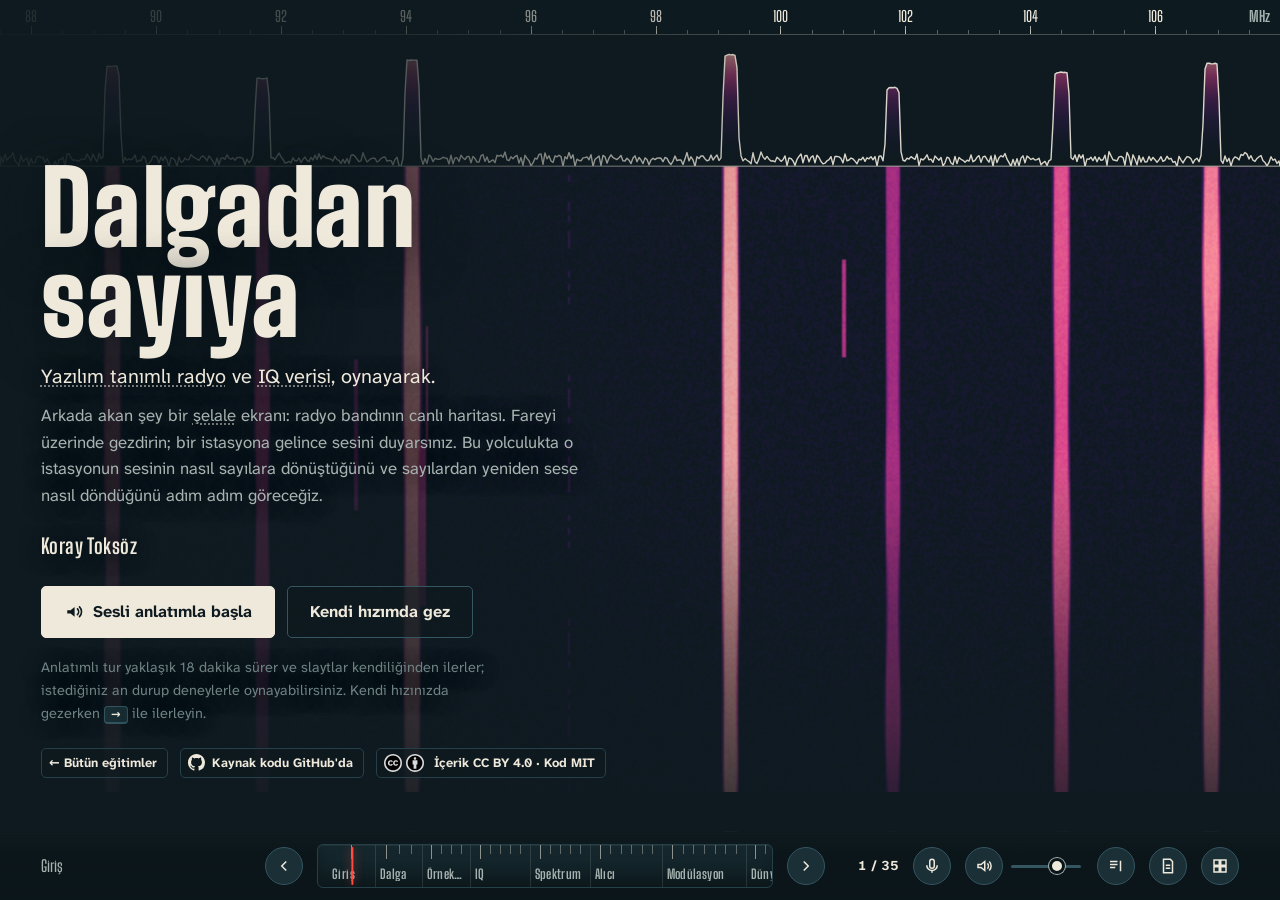
<file: index.html>
<!doctype html>
<html lang="tr">
<head>
<meta charset="utf-8">
<meta name="viewport" content="width=device-width, initial-scale=1">
<title>Dalgadan Sayıya</title>
<meta name="author" content="Koray Toksöz">
<meta name="description" content="Yazılım tanımlı radyo (SDR) ve IQ verisi, oynayarak: radyo dalgasından örneklemeye, I ve Q'dan spektruma, alıcının içinden modülasyona.">
<meta name="theme-color" content="#0e1a1f">
<link rel="preconnect" href="https://fonts.googleapis.com">
<link rel="preconnect" href="https://fonts.gstatic.com" crossorigin>
<link href="https://fonts.googleapis.com/css2?family=Big+Shoulders+Display:wght@500..900&family=Atkinson+Hyperlegible+Next:ital,wght@0,400..800;1,400..600&display=swap" rel="stylesheet">
<link rel="stylesheet" href="css/style.css?v=202610141823">
<link rel="stylesheet" href="css/demos.css?v=202610141823">
<link rel="stylesheet" href="css/demos-ch1.css?v=202610141823">
<link rel="stylesheet" href="css/demos-ch2.css?v=202610141823">
<link rel="stylesheet" href="css/demos-ch3.css?v=202610141823">
<link rel="stylesheet" href="css/demos-ch4.css?v=202610141823">
<link rel="stylesheet" href="css/demos-ch5.css?v=202610141823">
<link rel="stylesheet" href="css/demos-ch6.css?v=202610141823">
<link rel="stylesheet" href="css/demos-ch6b.css?v=202610141823">
<link rel="stylesheet" href="css/demos-ch7.css?v=202610141823">
<link rel="icon" href="data:image/svg+xml,%3Csvg xmlns='http://www.w3.org/2000/svg' viewBox='0 0 32 32'%3E%3Crect width='32' height='32' rx='6' fill='%230e1a1f'/%3E%3Cpath d='M4 22h24' stroke='%23efe9dc' stroke-width='2'/%3E%3Cpath d='M8 22v-4M12 22v-6M16 22v-4M20 22v-6M24 22v-4' stroke='%23efe9dc' stroke-width='1.5'/%3E%3Cpath d='M17 6v20' stroke='%23ff4a3d' stroke-width='2.5'/%3E%3C/svg%3E">
</head>
<body>

<main id="deck">
<!-- ================= 0. KAPAK ================= -->
<section class="slide center cover" data-chapter="0" data-demo="cover" data-title="Kapak" id="kapak">
  <div class="stage bare"></div>
  <div class="cover-text">
    <h1>Dalgadan<br>sayıya</h1>
    <p class="sub">Yazılım tanımlı radyo ve IQ verisi, oynayarak.</p>
    <p>Arkada akan şey bir şelale ekranı: radyo bandının canlı haritası. Fareyi üzerinde gezdirin; bir istasyona gelince sesini duyarsınız. Bu yolculukta o istasyonun sesinin nasıl sayılara dönüştüğünü ve sayılardan yeniden sese nasıl döndüğünü adım adım göreceğiz.</p>
    <p class="byline">Koray Toksöz</p>
    <div class="cover-actions">
      <button class="btn primary big" type="button" onclick="Narrator.start()">
        <svg viewBox="0 0 24 24" aria-hidden="true"><path d="M4 10v4h4l5 4V6L8 10z" fill="currentColor"/><path d="M16.5 8.5a5 5 0 0 1 0 7M19 6a8.5 8.5 0 0 1 0 12" fill="none" stroke="currentColor" stroke-width="2" stroke-linecap="round"/></svg>
        Sesli anlatımla başla
      </button>
      <button class="btn big ghost" type="button" onclick="Deck.next()">Kendi hızımda gez</button>
    </div>
    <p class="hint">Anlatımlı tur yaklaşık 18 dakika sürer ve slaytlar kendiliğinden ilerler; istediğiniz an durup deneylerle oynayabilirsiniz. Kendi hızınızda gezerken <kbd>→</kbd> ile ilerleyin.</p>
    <div class="cover-meta">
      <a class="all-link" href="https://egitim.koraytoksoz.com/">← Bütün eğitimler</a>
      <a class="gh-link" href="https://github.com/ktoksoz/dalgadan-sayiya" target="_blank" rel="noopener"><svg viewBox="0 0 16 16" aria-hidden="true"><path fill="currentColor" d="M8 0C3.58 0 0 3.58 0 8c0 3.54 2.29 6.53 5.47 7.59.4.07.55-.17.55-.38 0-.19-.01-.82-.01-1.49-2.01.37-2.53-.49-2.69-.94-.09-.23-.48-.94-.82-1.13-.28-.15-.68-.52-.01-.53.63-.01 1.08.58 1.23.82.72 1.21 1.87.87 2.33.66.07-.52.28-.87.51-1.07-1.78-.2-3.64-.89-3.64-3.95 0-.87.31-1.59.82-2.15-.08-.2-.36-1.02.08-2.12 0 0 .67-.21 2.2.82.64-.18 1.32-.27 2-.27.68 0 1.36.09 2 .27 1.53-1.04 2.2-.82 2.2-.82.44 1.1.16 1.92.08 2.12.51.56.82 1.27.82 2.15 0 3.07-1.87 3.75-3.65 3.95.29.25.54.73.54 1.48 0 1.07-.01 1.93-.01 2.2 0 .21.15.46.55.38A8.013 8.013 0 0016 8c0-4.42-3.58-8-8-8z"/></svg><span>Kaynak kodu GitHub'da</span></a>
      <a class="lic" href="https://creativecommons.org/licenses/by/4.0/deed.tr" target="_blank" rel="license noopener" title="İçerik: Creative Commons Atıf 4.0">
        <img src="img/cc-cc.svg" alt="Creative Commons" width="22" height="22"><img src="img/cc-by.svg" alt="Atıf" width="22" height="22">
        <span>İçerik CC BY 4.0 · Kod MIT</span>
      </a>
    </div>
  </div>
  <aside class="notes"><ul>
    <li>Arka plan canlı: 87,5–108 MHz FM bandı, hayalî istasyonlar. Fareyle bir istasyona gelince sesi çıkar (önce bir kez tıklamak gerekebilir: tarayıcılar sesi ancak bir dokunuştan sonra açar).</li>
    <li>Yol haritası: dalga → örnekleme → IQ → spektrum → alıcının içi → modülasyon → gerçek dünya.</li>
    <li>Kısayollar: N notlar, T metni gizle, O tüm slaytlar, F tam ekran, M sesi kapat, A anlatım.</li>
  </ul></aside>
</section>

<!-- ================= 1. RADYO DALGASI ================= -->
<section class="slide" data-chapter="1" data-demo="emSpectrum" id="spektrum">
  <div class="text">
    <h2>Görünmeyen ışık</h2>
    <p class="lead">Radyo dalgası ile gözünüze ulaşan ışık aynı şeydir; tek fark saniyede kaç kez salındıkları.</p>
    <p>İkisi de elektromanyetik dalgadır ve ışık hızıyla yol alır. Frekans yükseldikçe adları değişir: radyo, mikrodalga, kızılötesi, görünür ışık, morötesi, X ışını, gama. Gözümüz bu uzun şeridin yalnızca küçücük bir penceresini görür.</p>
    <p>Radyo kısmı ise kalabalıktır: FM yayınları, uçak telsizleri, cep telefonları, Wi-Fi, GPS uyduları. Kesik çizgili alan, birkaç yüz liralık bir <strong>RTL-SDR</strong> alıcının ayarlanabildiği aralık.</p>
    <details class="more"><summary>Daha fazla: frekans ve dalga boyu</summary>
      <p>Frekans ile dalga boyu ters orantılıdır; çarpımları her zaman ışık hızıdır:</p>
      <span class="formula">c = f · λ ≈ 3 · 10⁸ m/sn</span>
      <p>Bu yüzden şeridin altındaki dalga boyu skalası üsttekinin tersine akar. 100 MHz'lik FM dalgası yaklaşık 3 m, 600 THz'lik yeşil ışık yaklaşık 500 nm uzunluğundadır. Radyo alt bantlarının adları (LF, MF, HF, VHF, UHF, SHF) ITU'nun on katlık dilimleridir.</p>
    </details>
    <p class="try"><b>FM</b> düğmesine basın ve FM bandına dokunun. Sonra şeridi sürükleyip ışığa kadar gidin.</p>
  </div>
  <div class="stage"></div>
  <aside class="notes"><ul>
    <li>Şerit logaritmik: her çentik on kat. Sürükle = kaydır, tekerlek / iki parmak = yakınlaştır. Düğmeler: Tümü, Radyo, RTL-SDR, FM.</li>
    <li>Bölge sınırları keskin değil (Wikipedia "Electromagnetic spectrum"): kızılötesi 300 GHz–400 THz, görünür ≈ 400–790 THz (380–750 nm), morötesi 10–400 nm, X ışını ile gama örtüşür.</li>
    <li>Bantlar: FM 87,5–108 MHz; havacılık 108–137 MHz (108–117,975 seyrüsefer, 118–137 AM ses); GSM 900 880–915/925–960; DCS 1800 1710–1785/1805–1880; Wi-Fi 2400–2483,5 MHz ve Avrupa'da 5150–5350 + 5470–5725 MHz; GPS L1 1575,42 MHz; ADS-B 1090 MHz; ISM 433,05–434,79 MHz; Ku uydu TV 10,7–12,75 GHz; hidrojen çizgisi 1420,405 MHz; Iridium 1616–1626,5 MHz; 5G n78 3,3–3,8 GHz.</li>
    <li>NOAA-18 6 Haziran, NOAA-19 13 Ağustos, NOAA-15 19 Ağustos 2025'te kapatıldı; 137 MHz'de Meteor-M (LRPT) sürüyor.</li>
    <li>RTL-SDR kapsamı R820T/R820T2 ayarlayıcıya göre ≈ 24–1766 MHz (rtl-sdr.com). V3'ün doğrudan örnekleme modu ve V4'ün dahili yukarı çeviricisi HF'yi de (≈ 0,5–28,8 MHz) açar.</li>
    <li>Olası soru: "Işık da radyo mu?" Fiziksel olarak evet, aynı Maxwell denklemleri. Ama algılama yöntemi farklı: radyoda anten + akım, ışıkta foton dedektörü.</li>
  </ul></aside>
</section>

<section class="slide" data-chapter="1" data-demo="wavelength" id="dalga-boyu">
  <div class="text">
    <h2>Frekans, dalga boyu ve anten</h2>
    <p class="lead">Bir dalganın frekansını bilirseniz, boyunu ve onu yakalayacak antenin boyunu da bilirsiniz.</p>
    <p>Dalga bir salınımı bitirene kadar ışık hızıyla yol alır; bu yol dalga boyudur. Frekans arttıkça bir salınım kısalır, dalga da kısalır: FM dalgası bir oda boyunda, Wi-Fi dalgası bir avuç içinde.</p>
    <p>Anten, dalganın boyuyla uyumlu olduğunda en iyi çalışır. En basit anten, dalga boyunun dörtte biri uzunluğunda bir teldir: <strong>çeyrek dalga</strong> anten. Telefonunuzun içindeki antenler bu yüzden küçük, eski uzun dalga istasyonlarının direkleri bu yüzden devdir.</p>
    <details class="more"><summary>Daha fazla: hesap</summary>
      <span class="formula">λ = c / f &nbsp;&nbsp; anten ≈ λ / 4</span>
      <p>100 MHz için λ = 299.792.458 / 100.000.000 ≈ 3,0 m, çeyrek dalga anten ≈ 75 cm. Gerçek antenler, telin kalınlığı ve uç etkisi yüzünden genellikle yüzde birkaç daha kısa kesilir.</p>
      <p>"Dinle" bir benzetmedir: radyo dalgalarını duyamayız. Kaydırıcıyı sağa çektikçe ton, frekansla aynı oranda olmasa da tizleşir.</p>
    </details>
    <p class="try">Frekansı en sola, orta dalgaya çekin: dalga boyu yüzlerce metre olur. Sonra <b>Wi-Fi</b>'ye basın.</p>
  </div>
  <div class="stage"></div>
  <aside class="notes"><ul>
    <li>Her şey gerçek ölçekte: cetvel, dalga, anten ve karşılaştırma nesnesi aynı metre/piksel oranıyla çiziliyor. Görünüm genişliği dalga boyuna göre 1-2-5 adımlarla değişir.</li>
    <li>Örnek değerler: 999 kHz → 300 m (anten 75 m); 100 MHz → 3,0 m (75 cm); 1090 MHz → 27,5 cm (6,9 cm); 1575,42 MHz → 19,0 cm (4,8 cm); 2,44 GHz → 12,3 cm (3,1 cm).</li>
    <li>Ölçek nesneleri yaklaşık: kalem ≈ 14 cm, telefon ≈ 15 cm, insan 1,75 m, otobüs 12 m, futbol sahası 105 m, Eyfel Kulesi 330 m.</li>
    <li>Ses benzetmesi: 100 kHz → 110 Hz, 6 GHz → 1760 Hz, logaritmik (4 oktav). Ekrandaki "kat" oranı gerçek frekansın duyulan tona bölümüdür.</li>
    <li>Olası soru: "Telefonum 900 MHz'de 8 cm'lik anten mi taşıyor?" Yaklaşık evet; telefonlarda antenler kıvrılmış, gövdeyi toprak düzlemi olarak kullanan çok bantlı yapılardır.</li>
  </ul></aside>
</section>

<section class="slide wide" data-chapter="1" data-demo="timeline" id="tarih">
  <div class="text">
    <h2>Kıvılcımdan yazılıma</h2>
    <p class="lead">160 yılda radyo bir kıvılcım aralığından cebinizdeki bir yazılıma dönüştü.</p>
    <p>Önce kuram geldi, sonra deney, sonra telsiz telgraf. Radyonun her büyük adımı bir parçayı ucuzlattı ya da küçülttü; son adımda radyonun kendisi bir programa dönüştü. Olaylara dokunun ya da ibreyi skalada sürükleyin.</p>
    <details class="more"><summary>Daha fazla: "yazılım tanımlı" ne demek?</summary>
      <p>Klasik alıcıda ayar, süzme ve demodülasyon bobin, kondansatör ve diyotla yapılır. SDR'da anten sinyali olabildiğince erken sayılara çevrilir; gerisi program olur: <span class="formula">anten → (ayarlayıcı) → ADC → IQ sayıları → yazılım</span></p>
    </details>
    <p class="try"><b>Sonraki</b> düğmesiyle Hertz'in kıvılcımına geçin; odanın öbür ucundaki halkada çakan kıvılcıma bakın.</p>
  </div>
  <div class="stage"></div>
  <aside class="notes"><ul>
    <li>Maxwell: "A Dynamical Theory of the Electromagnetic Field", Royal Society'de 8 Aralık 1864'te okundu, 1865'te yayımlandı.</li>
    <li>Hertz: Karlsruhe, 1886–1889; anahtar kıvılcım gözlemi 1886 sonbaharı, makaleler 1887 ve 1888 (Annalen der Physik). İlk dipolü ≈ 50 MHz, parabolik ayna deneyleri ≈ 450 MHz (66 cm).</li>
    <li>Marconi: denemeler 1894, İngiliz patenti başvurusu 2 Haziran 1896 (No. 12.039, kabul 1897). 12 Aralık 1901 Poldhu → Signal Hill, ≈ 3.500 km; "S" harfi kulakla duyuldu, kayıt yok, bazı tarihçiler hâlâ şüpheli. Frekans ölçülmedi, tahminen ≈ 500 kHz. Nobel 1909 (Braun ile).</li>
    <li>Armstrong: süperheterodin 1918, ABD patenti 1.342.885 (8 Haziran 1920); Lévy'nin Fransız patenti 1917, Schottky 1918. FM patentleri 26 Aralık 1933, IRE sunumu Kasım 1935; W2XMN 1939'da tam güce çıktı (42,8 MHz, eski FM bandı).</li>
    <li>Transistör: 16 Aralık 1947 ilk yükseltme, 23 Aralık yönetime gösterim; Nobel 1956. Regency TR-1: 18 Ekim 1954 duyuru, 1 Kasım 1954 satış, 49,95 $.</li>
    <li>SpeakEasy I. aşama 1990–1995 (DARPA + ABD Hava Kuvvetleri, 2 MHz–2 GHz); II. aşama 4–400 MHz. Mitola: terim 1991, ilk IEEE makalesi 1992; "software radio" E-Systems'te 1984'te de geçer, "software defined radio" (Blust) 1995.</li>
    <li>GNU Radio: Eric Blossom, John Gilmore'un 320 bin dolarlık desteği, 2001. USRP: Matt Ettus, Ettus Research 2004.</li>
    <li>RTL-SDR: Eric Fry, Antti Palosaari ve Osmocom (Steve Markgraf), 2012 başı. 8 bit ADC; kararlı ≈ 2,4 MS/sn (2,56'ya kadar kayıpsız, 3,2 en üst ama kararsız).</li>
    <li>Kaynaklar: en.wikipedia.org (Maxwell'in makalesi, Heinrich Hertz, Guglielmo Marconi, Edwin Howard Armstrong, Superheterodyne receiver, Regency TR-1, Software-defined radio, GNU Radio), computerhistory.org (point-contact transistor), rtl-sdr.com/about-rtl-sdr.</li>
  </ul></aside>
</section>

<!-- ================= 2. ÖRNEKLEME ================= -->
<section class="slide" data-chapter="2" data-demo="adc" id="adc">
  <div class="text">
    <h2>Dalgayı ölçmek: ADC</h2>
    <p class="lead">Bilgisayar dalgayı göremez; yalnızca belli aralıklarla ölçülmüş sayıları görür.</p>
    <p>Bu ölçümü <strong>ADC</strong> (analog-sayısal dönüştürücü) yapar. İki ayarı vardır: saniyede kaç kez ölçtüğü (örnekleme hızı) ve her ölçümü kaç basamakla yazdığı (bit derinliği).</p>
    <p>Bit az olunca ölçüm en yakın basamağa yuvarlanır. Gerçek değerle yazılan değer arasındaki fark, yani <span class="cn">nicemleme hatası</span>, sinyale eklenmiş bir gürültü gibi davranır. Bit derinliğini düşürüp "Dinle"ye basın: o gürültüyü cızırtı olarak duyarsınız.</p>
    <details class="more"><summary>Daha fazla: her bit 6 dB</summary>
      <p>N bitlik bir ADC 2<sup>N</sup> seviye verir. Tam ölçekli bir sinüs için sinyal ile nicemleme gürültüsünün oranı:</p>
      <span class="formula">SQNR ≈ 6,02 · N + 1,76 dB</span>
      <p>Ekrandaki "ölçülen" değer, 65.536 örneklik bir sinüs gerçekten nicemlenip hatanın gücü ölçülerek hesaplanır. 1–2 bitte formül tutmaz, çünkü hata artık rastgele bir gürültü gibi değil, sinyale bağlı bir bozulma gibi davranır. RTL-SDR 8 bitlik bir ADC kullanır: kuramsal üst sınır yaklaşık 50 dB.</p>
    </details>
    <p class="try">Bit derinliğini 1'e indirin, sonra yavaşça 8'e çıkarın; gri hata çubuklarının küçülüşüne bakın.</p>
  </div>
  <div class="stage"></div>
  <aside class="notes"><ul>
    <li>Ekranda 440 Hz'lik ton, iki periyot. İnce fildişi çizgi gerçek dalga, kalın merdiven ADC'nin verdiği değerler (tut-bekle), gri çizgiler her örneğin nicemleme hatası.</li>
    <li>Nicemleyici orta-yükselen (mid-rise), −1…+1 aralığı 2<sup>N</sup> eşit dilim. 8 seviyeye kadar her seviyenin ikili kodu yazılır.</li>
    <li>Ölçülen SQNR (demonun hesapladığı): 1 bit 6,4 dB, 2 bit 12,8 dB, 4 bit 25,3 dB, 8 bit 49,8 dB, 12 bit 74,0 dB, 16 bit 98,1 dB; formül 7,8 / 13,8 / 25,8 / 49,9 / 74,0 / 98,1 dB.</li>
    <li>"Dinle": kaynak (ton ya da Neşeye Övgü melodisi) seçilen hızda tutulur ve nicemlenir. Düşük örnekleme hızında ses boğuklaşır ve madenîleşir: basit DAC'ın (tut-bekle) imgeleri. Sonraki slayt örtüşmeyi ayrıca gösterir.</li>
    <li>Olası soru: "CD kaç bit?" 16 bit, 44,1 kHz: ≈ 98 dB.</li>
  </ul></aside>
</section>

<section class="slide" data-chapter="2" data-demo="nyquist" id="nyquist">
  <div class="text">
    <h2>Nyquist sınırı ve örtüşme</h2>
    <p class="lead">Çok seyrek ölçerseniz, hızlı bir dalga size yavaş bir dalga gibi görünür.</p>
    <p>Bir dalgayı tanımak için her salınımda en az iki kez ölçmek gerekir. Bu yüzden örnekleme hızının yarısı bir sınırdır: <strong>Nyquist sınırı</strong>.</p>
    <p>Sinyal bu sınırı geçince noktalar <span class="alias-c">sahte, daha yavaş bir dalga</span> çizmeye başlar. Buna <strong>örtüşme</strong> denir. Alttaki diyagram frekansın sınıra çarpıp geri katlandığını gösterir: sinyal ne kadar hızlanırsa hızlansın, görünen frekans hep sıfır ile sınır arasında kalır.</p>
    <details class="more"><summary>Daha fazla: görünen frekans</summary>
      <span class="formula">f<sub>görünen</sub> = | f − k · f<sub>s</sub> |, &nbsp; k = en yakın tam sayı (f / f<sub>s</sub>)</span>
      <p>8 kHz örneklemede 5 kHz'lik ton 3 kHz gibi görünür: örnekleri, gerçekten 3 kHz olan bir tonun örnekleriyle birebir aynıdır. Örneklerden bakarak ikisini ayırmanın yolu yoktur. Bu yüzden ADC'nin önüne, sınırın üstünü kesen bir örtüşme önleyici filtre konur.</p>
    </details>
    <p class="try">"Dinle"yi açıp <b>Süpür</b>'e basın: ton tizleşirken 4 kHz'de geri dönüp pesleşir.</p>
  </div>
  <div class="stage"></div>
  <aside class="notes"><ul>
    <li>İnce fildişi: gerçek dalga. Noktalar: örnekler. Pirinç rengi: örneklerden geri kurulabilecek tek dalga (ideal DAC'ın çıkışı). Sınırın altında ikisi üst üste biner.</li>
    <li>"Dinle" ideal geri kurulumu çalar: örnekleri ideal bir DAC'tan geçirseydik duyacağımız ton. Süpürme 200 Hz'den 6 kHz'e 7 saniyede gider; kaydırıcılar logaritmiktir. Sinyal üst sınırı 6 kHz: 20 kHz insan kulağının kuramsal sınırı, yetişkinlerin çoğu 10 kHz'in üstünü zor duyar.</li>
    <li>Katlanma diyagramındaki üçgen dalga, spektrumun fs/2 çizgisinde "akordeon gibi" katlanmasıdır. IQ ile örneklemede (sonraki bölüm) pencere −fs/2…+fs/2 olur ve işaret de korunur.</li>
    <li>Olası soru: "Tam fs/2'de ne olur?" Örnekler fazına göre ya tepe ya sıfır yakalar; güvenilir değildir. Pratikte sınırın biraz altında kalınır.</li>
  </ul></aside>
</section>

<section class="slide" data-chapter="2" data-demo="wagonWheel" id="vagon-tekerlegi">
  <div class="text">
    <h2>Geriye dönen tekerlek</h2>
    <p class="lead">Filmlerde arabanın tekerleği bazen durur, bazen geriye döner. Bu da örtüşmedir.</p>
    <p>Kamera saniyede belli sayıda kare çeker: tekerleği <em>örnekler</em>. İki kare arasında bir kol tam bir kol aralığı kadar dönerse, her karede kollar aynı yerde görünür ve tekerlek durmuş sanılır. Biraz eksik dönerse kollar her karede biraz geride yakalanır: tekerlek geriye döner gibi görünür.</p>
    <p>Sağdaki kamera görüntüsü ile alttaki grafik, önceki slayttaki katlanmanın aynısıdır; yalnızca bu sefer gözle görülür.</p>
    <details class="more"><summary>Daha fazla: görünen hız</summary>
      <span class="formula">adım = tur/sn ÷ kare/sn; &nbsp; görünen adım = adım − k · (1/K)</span>
      <p>K kollu tekerlek her 1/K turda kendine benzer; k, adımı −1/(2K)…+1/(2K) aralığına getiren tam sayıdır. 24 kare/sn ve 6 kolda tekerlek 4 tur/sn'de durur gibi görünür. Grafikte işaretin korunduğuna dikkat: kamera dönüş yönünü görebiliyor. IQ verisi de radyoda aynı şeyi sağlar.</p>
    </details>
    <p class="try">Tekerlek hızını 4 tur/sn'ye çıkarın, sonra biraz geri çekin: kameradaki tekerlek geriye dönsün.</p>
  </div>
  <div class="stage"></div>
  <aside class="notes"><ul>
    <li>Soldaki tekerlek "göz": ekranın her karesinde o sürede taranan açı bulanık çizilir; sağdaki yalnızca kameranın kare anlarını gösterir. Film şeridi son kareleri sıralar.</li>
    <li>24 kare/sn, 6 kol: 4 tur/sn'de durur, 3,8'de geri (−0,2 tur/sn), 4,2'de yavaş ileri. 1 kol seçilirse 24 tur/sn'ye kadar yön doğru görünür (grafik sınırı 10).</li>
    <li>"Dinle": her kol tepeden geçerken bir tık (tiz), kamera her kare çektiğinde bir deklanşör tıkı (pes). Tekerlek durmuş göründüğünde iki ritim aynı hızda çalar.</li>
    <li>Gerçek dünyada: floresan lambalı ortamda dönen pervaneler, helikopter pervanesi videoları. Ekranınızın tazeleme hızı da bir örnekleme; çok hızlı tekerleği burada da bulanık çiziyoruz ki ekranın kendi örtüşmesi karışmasın.</li>
  </ul></aside>
</section>

<section class="slide" data-chapter="2" data-demo="hundredMHz" id="100mhz">
  <div class="text">
    <h2>100 MHz'i nasıl örnekleriz?</h2>
    <p class="lead">100 MHz'lik bir FM yayınını doğrudan örneklemek için saniyede 200 milyondan fazla ölçüm gerekir.</p>
    <p>Bu, 8 bitle bile saniyede yüzlerce megabayt demek: bir dakikalık kayıt onlarca gigabayt. Oysa ucuz bir <strong>RTL-SDR</strong> saniyede yalnızca yaklaşık 2,4 milyon örnek alır. Örnekleme hızını o değere çekin: noktalar 100 MHz'i çok uzaktan, sahte bir dalga olarak görür.</p>
    <p>Hile şu: bütün banda değil, yalnızca dinlemek istediğimiz dar şeride ihtiyacımız var. Radyo önce o şeridi 0 Hz'e kaydırır, sonra örnekler. Bunun için her ölçümde iki sayı gerekir: <span class="ci">I</span> ve <span class="cq">Q</span>. Bir sonraki bölümün konusu tam olarak bu.</p>
    <details class="more"><summary>Daha fazla: veri hızı</summary>
      <span class="formula">veri hızı = f<sub>s</sub> × bit ÷ 8 &nbsp; bayt/sn</span>
      <p>250 MS/sn × 8 bit = 250 MB/sn; bir dakika 15 GB. IQ ile 2,4 MS/sn × 2 sayı × 8 bit = 4,8 MB/sn; USB 2.0'ın kuramsal 480 Mbit/sn (60 MB/sn) sınırının rahatça altında.</p>
    </details>
    <p class="try"><b>RTL-SDR hızı</b>'na basın, sonra <b>İpucu</b>'yu açıp istasyonun 0 Hz'e kaymasını izleyin.</p>
  </div>
  <div class="stage"></div>
  <aside class="notes"><ul>
    <li>Göstergeler hesaplanır: veri hızı = örnekleme hızı × bit ÷ 8 (tek gerçek kanal, sıkıştırmasız); 1 dakika = 60 ×.</li>
    <li>RTL-SDR: 8 bit ADC, kararlı ≈ 2,4 MS/sn (rtl-sdr.com: 2,56 MS/sn'ye kadar örnek kaybı yok, en çok 3,2 MS/sn ama kararsız). IQ çifti başına 2 bayt → 4,8 MB/sn.</li>
    <li>USB 2.0: 480 Mbit/sn kuramsal (60 MB/sn), pratikte daha az. USB 3.0: 5 Gbit/sn (625 MB/sn).</li>
    <li>"Dinle": örneklerin çizdiği dalga 100.000 kat yavaşlatılmış (100 MHz → 1000 Hz). Örnekleme hızını düşürdükçe ton, örtüşmenin keyfine göre zıplar.</li>
    <li>Doğrudan örnekleme yapan cihazlar da var (ör. yüksek hızlı ADC'li alıcılar, RTL-SDR V3'ün HF modu), ama uygun fiyatlı alıcıların çoğu önce aşağı kaydırır (süperheterodin fikri!).</li>
    <li>Köprü cümlesi: "Peki 0 Hz'e kaydırınca neden iki sayı gerekiyor? Çünkü artık +f ile −f'i ayırmamız lazım; tıpkı tekerleğin yönü gibi."</li>
  </ul></aside>
</section>

<!-- ================= 3. KARMAŞIK SİNYAL: I VE Q ================= -->
<section class="slide" data-chapter="3" data-demo="phasor" data-title="Dönen ok" id="fazor">
  <div class="text">
    <h2>Dönen ok</h2>
    <p class="lead">Radyodaki her sinyali sabit hızla dönen bir ok gibi düşünebiliriz. Oku doğrudan göremeyiz, ama gölgelerini ölçebiliriz.</p>
    <p>Oka tepeden bir el feneri tutun: yere düşen gölge sağa sola gidip gelir. Bu gölgeye <span class="ci">I</span> diyoruz. Yandan tutulan ikinci fener duvara bir gölge düşürür; o da aşağı yukarı gider gelir. Bu da <span class="cq">Q</span>.</p>
    <p>İki gölgeyi zaman içinde kaydedince iki dalga çıkar: yerdeki gölge aşağı akan mavi dalgayı, duvardaki gölge sağa akan kehribar dalgayı yazar. İkisi aynı dalgadır, yalnızca çeyrek tur kaymıştır. Okun boyu <span class="camp">genlik</span>, açısı <span class="cph">faz</span>.</p>
    <details class="more"><summary>Daha fazla: kosinüs, sinüs ve Euler</summary>
      <p>Okun boyu A, açısı 2πft ise iki gölge şöyle yazılır (f, saniyedeki tur sayısı, yani Hz):</p>
      <span class="formula">I = A·cos(2πft) &nbsp;&nbsp; Q = A·sin(2πft)</span>
      <p>Matematikte ok tek bir karmaşık sayıdır: I gerçek kısım, Q sanal kısım. Euler formülü ikisini birleştirir:</p>
      <span class="formula">e<sup>jθ</sup> = cos θ + j·sin θ &nbsp;⇒&nbsp; x(t) = A·e<sup>j2πft</sup> = I + jQ</span>
    </details>
    <p class="try">Frekansı artırın: ok hızlanır, iki dalga sıklaşır. Sonra «Duraklat» ile oku durdurup gölgelerin boyuna bakın.</p>
  </div>
  <div class="stage"></div>
  <aside class="notes"><ul>
    <li>I: in-phase (eş fazlı), Q: quadrature (dik fazlı, yani 90° kaymış). Adlar alıcının iki koluna verilen geleneksel adlardır.</li>
    <li>Gölge benzetmesi tam doğru bir izdüşümdür: I okun yatay eksene, Q dikey eksene izdüşümü.</li>
    <li>Bu bölümden sonra mavi her yerde I, kehribar her yerde Q, fildişi genlik (okun kendisi), nane faz demektir. Takımyıldıza kadar değişmez.</li>
    <li>«Dinle» açıkken frekans sesin perdesine eşlenir: ok hızlandıkça ses incelir. (Gerçek radyo frekansları duyulamayacak kadar yüksektir; bu yalnızca bir eşleme.)</li>
    <li>Olası soru: «Neden tek dalga yetmiyor?» Cevap iki slayt sonra: yön bilgisi.</li>
  </ul></aside>
</section>

<section class="slide" data-chapter="3" data-demo="helix" data-title="Zamanda bir yay" id="sarmal">
  <div class="text">
    <h2>Zamanda bir yay</h2>
    <p class="lead">Dönen oku zaman boyunca ilerletin: ucu havada bir yay, bir sarmal çizer. Karmaşık bir sinyal tam olarak budur.</p>
    <p>Sarmalı fareyle ya da parmağınızla sürükleyip döndürün. Tepedeki fener zemine mavi bir gölge düşürür: <span class="ci">I</span> dalgası. Yandaki fener arka duvara kehribar bir gölge düşürür: <span class="cq">Q</span> dalgası.</p>
    <p>Üstten bakan yalnızca I'yı, yandan bakan yalnızca Q'yu görür. Zaman ekseni boyunca önden bakınca sarmal bir çembere döner: önceki slayttaki dönen ok. Bir IQ kaydı, bu yayın art arda alınmış fotoğraflarıdır.</p>
    <details class="more"><summary>Daha fazla: üç boyutlu bir eğri</summary>
      <p>Sarmalın her noktası bir (zaman, I, Q) üçlüsüdür:</p>
      <span class="formula">( t, &nbsp;A·cos 2πft, &nbsp;A·sin 2πft )</span>
      <p>Frekans negatif olsaydı sarmal ters yöne bükülürdü; sağ ve sol vida gibi. Tek bir gölgeye bakarak bu iki vidayı ayırt edemezsiniz. Çizim kütüphanesiz bir dik izdüşümle yapılıyor: her nokta kameranın «sağ» ve «yukarı» yönlerine izdüşürülüyor.</p>
    </details>
    <p class="try">Sarmalı sürükleyip döndürün, sonra «Önden bak», «Üstten bak» ve «Yandan bak» düğmelerini deneyin.</p>
  </div>
  <div class="stage"></div>
  <aside class="notes"><ul>
    <li>Zaman ekseni sağa doğru akıyor; en uçtaki ok «şimdi»yi gösterir. Sarmal vida gibi ilerler.</li>
    <li>Zemin (mavi) üstteki fenerin, arka duvar (kehribar) yandaki fenerin gölgesi; birinci slayttaki fenerlerle aynı düzen.</li>
    <li>Geometri gereği: Q yukarı çizildiği için üstten bakış I'yı, yandan bakış Q'yu gösterir.</li>
    <li>Uç duvardaki kesikli fildişi çember, önden bakışın gölgesidir: genlik sabitse çember.</li>
  </ul></aside>
</section>

<section class="slide" data-chapter="3" data-demo="whyTwo" data-title="Neden iki sayı?" id="neden-iki">
  <div class="text">
    <h2>Neden iki sayı?</h2>
    <p class="lead">Yalnızca yerdeki gölgeye, yani <span class="ci">I</span>'ya bakan biri okun hangi yöne döndüğünü söyleyemez.</p>
    <p>Saat yönünün tersine dönen ok ile saat yönünde dönen ok aynı I gölgesini düşürür. Yani +f ve −f frekansları I'da birebir aynı görünür. <span class="cq">Q</span> gölgesi ise ikisinde ters yöne gider; yönü o söyler.</p>
    <p>Sonucu spektrumda (frekans haritasında) görürsünüz: Q kapalıyken her sinyalin bir ayna görüntüsü belirir ve bandın iki yarısı üst üste katlanır. Q açıkken −f ile +f ayrı yerlerdir; aynı örnekleme hızıyla iki kat geniş bir bant ayırt edilir.</p>
    <details class="more"><summary>Daha fazla: negatif frekans</summary>
      <p>Gerçek bir kosinüs, zıt yönde dönen iki yarım boy okun toplamıdır; Q'ları birbirini götürür:</p>
      <span class="formula">cos(2πft) = ½·e<sup>j2πft</sup> + ½·e<sup>−j2πft</sup></span>
      <p>Bu yüzden Q kapalıyken spektrumda iki tepe çıkar, her biri yarım genlikte, yaklaşık −6 dB. «Dinle», sinyali 600 Hz'lik bir taşıyıcıya bindirir: x(t) = I·cos(2π·600t) − Q·sin(2π·600t). Q açıkken +f sesi inceltir, −f kalınlaştırır; Q kapalıyken ikisi birden duyulur.</p>
    </details>
    <p class="try">Frekansı + ile − arasında gezdirin, sonra «Q bileşeni» düğmesiyle Q'yu kapatıp spektruma bakın.</p>
  </div>
  <div class="stage"></div>
  <aside class="notes"><ul>
    <li>Spektrum her karede gerçekten hesaplanıyor (512 noktalı FFT, Hann penceresi); okunan dB değerleri ölçüm.</li>
    <li>Gerçek (tek kanallı) örnekleme yapan alıcılar bu yüzden bandın yalnızca yarısını kullanabilir: fs örnek/sn ile 0…fs/2. IQ ile −fs/2…+fs/2, toplam fs genişlik.</li>
    <li>RTL-SDR'nin 2,4 MS/sn'si bu sayede yaklaşık 2,4 MHz'lik bir pencere demek (kenarlarda filtre kaybı var).</li>
    <li>Dinle'de duyulan şey, karıştırıcının (mixer) tam tersi: IQ'yu bir taşıyıcıya yükseltmek. Q kapalıyken iki yan bant birden çıkar.</li>
  </ul></aside>
</section>

<section class="slide" data-chapter="3" data-demo="ampPhase" data-title="Genlik ve faz" id="genlik-faz">
  <div class="text">
    <h2>Genlik ve faz</h2>
    <p class="lead">Bir IQ çifti düzlemde tek bir noktadır. Bu nokta iki şey söyler: sinyal ne kadar güçlü ve şu an hangi yöne bakıyor.</p>
    <p>Bir döner kapı düşünün. Kanadın merkezden ne kadar uzağa uzandığı <span class="camp">genlik</span>, kanadın baktığı pusula yönü <span class="cph">faz</span>. <span class="ci">I</span> ve <span class="cq">Q</span> ise aynı bilginin «doğu–batı» ve «kuzey–güney» parçalarıdır.</p>
    <p>Noktayı merkezden uzaklaştırınca dalga büyür. Çember boyunca çevirince dalganın boyu değişmez, yalnızca zamanda kayar. Radyonun taşıdığı her bilgi bu ikisinin oynatılmasıdır: AM genliği, FM ve dijital yayınların çoğu fazı oynatır.</p>
    <details class="more"><summary>Daha fazla: formüller</summary>
      <span class="formula">A = √(I² + Q²) &nbsp;&nbsp; φ = atan2(Q, I)</span>
      <span class="formula">x(t) = I·cos(2πft) − Q·sin(2πft) = A·cos(2πft + φ)</span>
      <p>atan2, açıyı dört çeyrekte de doğru veren arktanjanttır. Sağdaki üç dalga bu eşitliğin kendisidir: mavi ile kehribarın toplamı fildişi dalgayı verir. Tersine, alıcı havadaki x(t)'yi cos ve −sin ile çarpıp süzerek I ve Q'yu geri çıkarır.</p>
    </details>
    <p class="try">Noktayı sürükleyin: önce merkezden uzaklaştırıp dalganın büyüdüğüne, sonra çember boyunca çevirip kaydığına bakın.</p>
  </div>
  <div class="stage"></div>
  <aside class="notes"><ul>
    <li>Fildişi ok genlik, nane yay faz. Takımyıldızlarda (QPSK, QAM) her nokta tam olarak böyle bir (genlik, faz) çiftidir.</li>
    <li>«Döndür» noktayı sabit hızla çevirir: faz sürekli artarsa bu bir frekans kaymasıdır. FM'in ve «dönen takımyıldız»ın özü.</li>
    <li>«Dinle»: genlik sesin gürlüğünü değiştirir; faz tek başına duyulmaz. Kulak mutlak fazı ayırt edemez, ama alıcı edebilir.</li>
    <li>Olası soru: «Neden eksi sinüs?» Çünkü Q pozitifken (ok yukarı bakarken) dalga ileri kayar; cos(a + b) açılımından gelir.</li>
  </ul></aside>
</section>

<section class="slide" data-chapter="3" data-demo="iqFile" data-title="IQ dosyası nedir?" id="iq-dosyasi">
  <div class="text">
    <h2>IQ dosyası nedir?</h2>
    <p class="lead">Bir SDR kaydı art arda dizilmiş IQ çiftlerinden ibarettir. Başlık yok, süs yok; yalnızca sayılar.</p>
    <p>RTL-SDR'nin <code>.cu8</code> dosyasında her örnek iki bayttır: önce <span class="ci">I</span>, sonra <span class="cq">Q</span>. Her bayt 0 ile 255 arasındadır ve sıfır tam ortada, 127,5'tedir. Çözmek için ortayı çıkarıp 127,5'e bölmek yeter; sonuç −1 ile +1 arasında bir sayıdır.</p>
    <p>Dosya kendi örnekleme hızını ve frekansını bilmez; bunları ayrıca not etmek gerekir. SigMF bunun için var: ham baytların yanına küçük bir JSON dosyası koyar.</p>
    <details class="more"><summary>Daha fazla: biçimler ve SigMF</summary>
      <ul>
        <li><b>cu8</b>: 8 bit işaretsiz (RTL-SDR, <code>rtl_sdr</code>). <b>cs8</b>: 8 bit işaretli (HackRF, <code>hackrf_transfer</code>), yine 2 bayt.</li>
        <li><b>cs16</b>: 16 bit işaretli tamsayı, 4 bayt. <b>cf32</b>: 32 bit kayan noktalı sayı, 8 bayt (GNU Radio'nun karmaşık türü).</li>
      </ul>
      <span class="formula">boyut = örnekleme hızı × süre × örnek başına bayt</span>
      <p>SigMF kaydı iki dosyadır: <code>.sigmf-data</code> (ham baytlar) ve <code>.sigmf-meta</code>:</p>
      <span class="formula">{ "global": { "core:datatype": "cu8", "core:sample_rate": 2400000,<br>&nbsp;&nbsp;"core:version": "1.2.6" },<br>&nbsp;&nbsp;"captures": [ { "core:sample_start": 0, "core:frequency": 100100000 } ] }</span>
    </details>
    <p class="try">«Sonraki örneği çöz»e basın ya da baytların üzerine gelin; sonra HackRF'i seçip bir saatlik kaydın boyutuna bakın.</p>
  </div>
  <div class="stage"></div>
  <aside class="notes"><ul>
    <li>Baytlar gerçekten üretiliyor: dönen bir ton (örnek başına 0,043 tur, genlik 0,8) + az gürültü, cu8 olarak nicemlendi. Noktalar bu yüzden çember üzerinde döner.</li>
    <li>RTL2832U'nun kuramsal üst sınırı 3,2 MS/sn; sıradan USB denetleyicilerde örnek kaçırmadan test edilen en yüksek hız 2,4 MS/sn (osmocom rtl-sdr wiki). HackRF One 2–20 MS/sn, 8 bit I ve 8 bit Q (Great Scott Gadgets belgeleri).</li>
    <li>2,4 MS/sn cu8: saniyede 4,8 MB, saatte 17,28 GB. HackRF 20 MS/sn ile saatte 144 GB. Bu yüzden genellikle kısa kayıt alınır ya da hemen azaltılır (decimation).</li>
    <li>SigMF: açık bir standart (sigmf.org, sürüm 1.2.x). Veri türü adları: cu8, ci8, ci16_le, cf32_le…</li>
  </ul></aside>
</section>

<!-- ================= 4. SPEKTRUM VE ŞELALE ================= -->
<section class="slide" data-chapter="4" data-demo="fourier" id="fourier">
  <div class="text">
    <h2>Her sinyal dönen okların toplamı</h2>
    <p class="lead">Köşeli bir kare dalga bile, farklı hızlarda dönen okların uç uca eklenmesiyle çizilebilir.</p>
    <p>Joseph Fourier 1807'de ısının yayılmasını incelerken cesur bir fikir ortaya attı: düzenli tekrar eden her biçim, frekansları temel frekansın tam katları olan sinüslerin toplamıdır. Bu katlara <strong>harmonik</strong> denir.</p>
    <p>Soldaki ilk ok temel frekansla döner; sonrakiler onun tam katı hızlarda ve gittikçe kısalarak. Son okun ucunun yüksekliği dalgayı çizer. Alttaki çubuklar okların boylarıdır: dalganın <strong>spektrumu</strong>.</p>
    <details class="more"><summary>Daha fazla: Fourier serisi</summary>
      <span class="formula">kare(t) = (4/π)·[sin ωt + sin 3ωt / 3 + sin 5ωt / 5 + …]</span>
      <span class="formula">testere(t) = (2/π)·[sin ωt − sin 2ωt / 2 + sin 3ωt / 3 − …]</span>
      <span class="formula">üçgen(t) = (8/π²)·[sin ωt − sin 3ωt / 9 + sin 5ωt / 25 − …]</span>
      <p>Sıçramanın yanındaki küçük taşma, terim eklendikçe daralır ama yok olmaz: sıçramanın yaklaşık %9'u (Gibbs olayı). Üçgenin harmonikleri 1/k² ile söndüğü için çok daha çabuk yakınsar; kulağa da yumuşak gelir.</p>
    </details>
    <p class="try">Harmonik sayısını 1'den 50'ye çıkarın. Sonra "Dinle"yi açıp aynısını kulakla yapın: her harmonik sesi biraz daha parlatır.</p>
  </div>
  <div class="stage"></div>
  <aside class="notes"><ul>
    <li>Fourier, ısının katılarda yayılması üzerine çalışmasını 21 Aralık 1807'de Paris Enstitüsü'ne sundu; kitabı <em>Théorie analytique de la chaleur</em> 1822'de yayımlandı (Vikipedi: Joseph Fourier).</li>
    <li>Gibbs olayı: sıçramada kısmi toplam, sıçramanın yaklaşık %8,95'i kadar taşar; terim sayısı artınca taşma daralır ama küçülmez. Ekrandaki "tepe aşımı" bu değeri canlı ölçer (50 terimde ≈ %8,9). İlk kez Wilbraham 1848'de fark etti.</li>
    <li>Kulak bağlantısı: aynı notayı çalan keman ile flütün farkı harmoniklerin oranıdır (tını). Kare dalga yalnızca tek harmoniklerden oluşur, testere tümünden; bu yüzden testere daha "vızıltılı" duyulur.</li>
    <li>Köprü: IQ'da oklar iki yöne de dönebilir (negatif frekans). FFT, bir tampondaki sinyali tam olarak bu okların toplamına ayırır; sonraki slayt.</li>
    <li>Olası soru: "Periyodik olmayan sinyaller?" Fourier dönüşümü sürekli bir frekans yelpazesine genelleştirir; FFT ise sonlu bir parçayı periyodikmiş gibi ele alır (sızıntının kaynağı).</li>
  </ul></aside>
</section>

<section class="slide" data-chapter="4" data-demo="fft" id="fft">
  <div class="text">
    <h2>FFT: zamandan frekansa</h2>
    <p class="lead">FFT (hızlı Fourier dönüşümü) N örneklik bir tamponu alır ve hangi hızda dönen okların ne kadar güçlü olduğunu N frekans kutusuna dağıtır.</p>
    <p>Üstte zaman alanı: tamponun <span class="ci">I</span> ve <span class="cq">Q</span> bileşenleri. Altta aynı tamponun spektrumu. Her kutunun genişliği örnekleme hızının FFT boyuna bölümüdür: N büyüdükçe kutular daralır ama daha uzun bir zaman dilimi gerekir.</p>
    <p>Tampon, akan sinyalden kesilmiş bir parçadır. Ton bir kutunun tam ortasına düşmezse kesik uçlar enerjiyi komşu kutulara saçar: <strong>spektral sızıntı</strong>. Pencere fonksiyonu uçları yumuşakça sıfıra indirerek bunu bastırır.</p>
    <details class="more"><summary>Daha fazla: DFT ve kutu genişliği</summary>
      <span class="formula">X[k] = Σ x[n]·e<sup>−j2πkn/N</sup>,  n = 0 … N−1</span>
      <span class="formula">Δf = fs / N        (2,4 MS/sn, N = 1024 → 2,34 kHz)</span>
      <p>Her X[k], sinyali k. kutunun hızında ters yöne döndürüp toplar: o hızda dönen bir ok varsa toplam büyür, yoksa birbirini götürür. Doğrudan hesap N² işlem ister; Cooley ve Tukey'in 1965 algoritması N·log₂N ile yapar: 4096 noktada yaklaşık 340 kat daha az. Hann penceresinin en yüksek yan lobu −31 dB, Blackman'ınki −58 dB; bedeli daha geniş bir tepe.</p>
    </details>
    <p class="try">İnce ayarı +0,5 kutuya kaydırın: dikdörtgen pencerede tonun etekleri yayılır ve zayıf ton kaybolur. Sonra Hann'a geçin.</p>
  </div>
  <div class="stage"></div>
  <aside class="notes"><ul>
    <li>Örnekleme hızı 2,4 MS/sn (RTL-SDR'larda yaygın bir ayar). Sinyal: −3 dBFS bir ton, 420 kHz'de −70 dBFS zayıf bir ton ve −75 dBFS gürültü. Ekrandaki tüm sayılar her karede ölçülür.</li>
    <li>Ton kutular arasına düşünce tepe de alçalır (ölçek kaybı, "scalloping"): dikdörtgende ≈ 3,9 dB, Hann'da ≈ 1,4 dB. "Tepe" okumasında görülür.</li>
    <li>"10 kutu ötede" okuması sızıntının ölçüsüdür (N = 1024, tepeye göre, ölçülen): kutu ortasında her pencerede gürültüye iner (≈ −100 dB); kutular arasında dikdörtgende ≈ −26 dB'ye çıkar, Hann'da ≈ −70 dB, Blackman'da ≈ −78 dB kalır.</li>
    <li>FFT boyunu iki katına çıkarmak kutu başına gürültüyü ≈ 3 dB düşürür (kutu yarıya iner); ton aynı kalır. Bu "işleme kazancı" zayıf sinyalleri FFT'de görünür kılar. Ortalama ise gürültünün dalgalanmasını azaltır, tabanı aşağı indirmez.</li>
    <li>Olası soru: "Neden hep Hann değil?" Dikdörtgen, kutu ortasına oturan tonlarda en dar tepeyi verir; ölçüm cihazları amaca göre pencere seçer (ör. genlik ölçümü için düz tepeli pencere).</li>
  </ul></aside>
</section>

<section class="slide" data-chapter="4" data-demo="desibel" id="desibel">
  <div class="text">
    <h2>Desibel</h2>
    <p class="lead">Radyoda güçlü bir istasyon, zayıf olandan milyon kat güçlü olabilir. İkisini aynı cetvelde göstermenin yolu logaritmadır.</p>
    <p>Doğrusal ölçekte en güçlü sinyal ekranı doldurur; ondan milyon kat zayıf olan sıfırdan ayırt edilemez. Desibel ise oranları sayar: her 10 dB on kat güç demektir. Böylece 60 dB'lik fark ekranda birkaç ızgara çizgisine sığar.</p>
    <p>SDR'da düzeyler çoğunlukla <strong>dBFS</strong> ile verilir: ADC'nin tam ölçeğine göre desibel. 0 dBFS ulaşılabilecek en yüksek düzeydir, gerisi eksidir. Hiç sinyal yokken görülen düzey <strong>gürültü tabanıdır</strong>.</p>
    <details class="more"><summary>Daha fazla: dB hesabı</summary>
      <span class="formula">dB = 10·log₁₀(P₁ / P₂)        genlik için: 20·log₁₀(A₁ / A₂)</span>
      <table class="ch4-db">
        <tr><th>Fark</th><td>+3 dB</td><td>+6 dB</td><td>+10 dB</td><td>+20 dB</td><td>+30 dB</td><td>+60 dB</td><td>−3 dB</td></tr>
        <tr><th>Güç</th><td>≈ 2 kat</td><td>≈ 4 kat</td><td>10 kat</td><td>100 kat</td><td>1.000 kat</td><td>1 milyon kat</td><td>≈ yarısı</td></tr>
      </table>
      <p>Güç genliğin karesi olduğu için genlik oranında katsayı 20'dir. Bel, Alexander Graham Bell'in onuruna adlandırıldı; desibel onda biridir.</p>
    </details>
    <p class="try">"Desibel"e geçip zayıf istasyonun ortaya çıkışını izleyin. Sonra A ve B işaretçilerini sürükleyip aradaki farkı okuyun.</p>
  </div>
  <div class="stage"></div>
  <aside class="notes"><ul>
    <li>Güçlü istasyon −10 dBFS (AM, müzik), zayıf olan varsayılan −70 dBFS (dar bant FM, konuşma). Taşıyıcılar arasındaki fark ≈ 60 dB, yani ≈ milyon kat güç. İşaretçiler en yakın tepeye oturur ve değerleri ölçer.</li>
    <li>Doğrusal ölçekte zayıf istasyon, tepesi güçlü olanın yüzde birkaçına çıkınca (≈ −35 dBFS ve üstü) bir çıkıntı olarak seçilir; dB ölçeğinde gürültü tabanının (≈ −108 dBFS, kutu başına) üstündeki her şey görünür.</li>
    <li>"Dinle", iki istasyonun içeriğini gerçek güç oranlarıyla karıştırır: 60 dB aşağıdaki konuşma duyulmaz. Kulak da logaritmik çalışır; ses düzeyi de dB ile ölçülür.</li>
    <li>Kaynak: Vikipedi "Decibel" (bel, Bell'in onuruna; terim 1929'da Bell System Technical Journal'da duyuruldu).</li>
    <li>Olası soru: "dBm nedir?" 1 miliwatta göre güç. dBFS ise mutlak güç değil, ADC'nin tam ölçeğine göre orandır; aynı anten sinyali kazanç ayarına göre farklı dBFS verir.</li>
  </ul></aside>
</section>

<section class="slide" data-chapter="4" data-demo="selale" id="selale">
  <div class="text">
    <h2>Şelale ekranı</h2>
    <p class="lead">Spektrum anlık bir fotoğraftır. Şelale bu fotoğrafları renge çevirip üst üste dizer ve zamanı görünür kılar.</p>
    <p>Her satır bir FFT'dir: yatay eksen frekans, renk güç. Yeni satır en üste eklenir, eskiler aşağı akar. Sürekli istasyonlar dikey şeritler bırakır; kısa yayınlar kesik izler: telsizde biri konuşup susar, bir kumanda paket gönderir, Mors noktalı bir yol çizer.</p>
    <p>Tek bir spektrumda gürültüye karışan zayıf bir yayın, şelalede satırlar boyunca süren bir iz olarak hemen seçilir: göz, iyi bir örüntü bulucudur.</p>
    <details class="more"><summary>Daha fazla: zaman ve frekans takası</summary>
      <span class="formula">Δf = fs / N        T = N / fs        Δf · T = 1</span>
      <p>Buradaki bant saniyede 240.000 örnekle üretiliyor. N = 2048'de kutu 117 Hz genişliğinde, bir FFT 8,5 ms'lik veri kullanır. N'yi büyütmek frekansta ayrıntıyı artırır, zamanda bulanıklaştırır: kısa paketler ve Mors noktaları birbirine karışmaya başlar.</p>
    </details>
    <p class="try">Fareyle bir izin üzerine gelip frekansını ve gücünü okuyun. Tıklayınca kırmızı ibre oraya ayarlanır ve o yayının sesini duyarsınız.</p>
  </div>
  <div class="stage"></div>
  <aside class="notes"><ul>
    <li>Bant gerçek zamanlı üretilir (Signals.Band, 240 kS/sn): AM müzik −82 kHz, sürekli NFM −38 kHz, Mors +12 kHz, iki aralıklı telsiz konuşması (−60 ve +47 kHz), iki OOK paket vericisi (+86 ve +104 kHz). Frekanslar merkeze göredir.</li>
    <li>Tıklayınca alıcı (karıştır, süz, azalt, demodüle et) o frekansa ayarlanır. Mors ve OOK için taşıyıcı 700 Hz'lik bir bip olarak duyulur (CW alıcısındaki gibi). Bu zinciri 5. bölümde açacağız.</li>
    <li>Renk aralığı: en düşük değeri gürültü tabanının biraz altına, en yükseği güçlü istasyonun biraz üstüne koymak en çok ayrıntıyı verir. Gerçek SDR programlarında (SDR#, GQRX, SDR++) aynı iki ayar vardır.</li>
    <li>Sağ alttaki küçük yazı ölçülen kare hızıdır (3 sn ortalama) ve kare başına harcanan işlem süresi.</li>
  </ul></aside>
</section>

<section class="slide" data-chapter="4" data-demo="sinyaliBul" id="sinyali-bul">
  <div class="text">
    <h2>Sinyali bul</h2>
    <p class="lead">Sıra sizde: gürültünün içinde kısa yayınlar belirecek, her biri bir öncekinden biraz daha zayıf.</p>
    <p>Bir yayın belirdiği anda şelalede ya da spektrumda üzerine tıklayın. Hızlı tıklamak ve zayıf yayınları yakalamak daha çok puan getirir. Baştan beri orada olan istasyonlar sayılmaz; boşa tıklamak puan götürür.</p>
    <p>Zorluk, yayınların gürültü tabanının ne kadar üstünde başladığını, yani <strong>SNR</strong>'yi (sinyal-gürültü oranı) belirler. 0 dB'de sinyal, kutu başına gürültüyle aynı güçtedir; ancak satırlar boyunca süren bir iz olarak seçilir.</p>
    <details class="more"><summary>Daha fazla: göz neden işe yarar?</summary>
      <p>Tek bir satırda her kutunun gürültü gücü rastgele dalgalanır; dalgalanmanın büyüklüğü ortalamasıyla aynıdır. M satırı birlikte değerlendirmek dalgalanmayı yaklaşık √M kat azaltır. Göz şelalede bunu kendiliğinden yapar; sinyal algılayıcıları da enerjiyi bir süre toplayıp bir eşikle karşılaştırır.</p>
    </details>
    <p class="try">Zorluğu seçip "Oyunu başlat"a basın; ilk yayın birkaç saniye içinde belirir.</p>
  </div>
  <div class="stage"></div>
  <aside class="notes"><ul>
    <li>12 yayın; SNR doğrusal olarak düşer (Kolay 16 → 6 dB, Orta 12 → 2 dB, Zor 8 → −1 dB). SNR burada kutu başına ortalama güç oranıdır. Üç tür: aç-kapa paketleri (dar), konuşma (geniş, dalgalı), veri (orta).</li>
    <li>Puan: isabet başına 100, hız bonusu (3 sn içinde doğrusal azalan, en çok 100), zayıflık bonusu (15 dB'nin altındaki her dB için 6). Boş tıklama −20. Yayın bittikten sonra 1 sn daha tıklanabilir.</li>
    <li>Bu şelale hız için doğrudan güç alanında üretilir (kutu başına üstel dağılımlı gürültü); önceki slayttaki gibi IQ'dan FFT ile değil. Görünüm aynıdır.</li>
    <li>Topluluk için öneri: iki gönüllüye "Zor" seviyede yarıştırın; sonuç ekranındaki dolu/boş daireler hangi SNR'de gözün pes ettiğini gösterir.</li>
  </ul></aside>
</section>

<!-- ================= 5. ALICININ İÇİ ================= -->
<section class="slide" data-chapter="5" data-demo="rxChain" id="blok-diyagram">
  <div class="text">
    <h2>Alıcının içi</h2>
    <p class="lead">Antenden bilgisayara giden yol altı kutudan geçer. Her kutu sinyale tek bir şey yapar.</p>
    <p>Anten havadaki her şeyi toplar, LNA yükseltir. Asıl numara karıştırıcıda: sinyal, yerel osilatörün (LO) dalgasıyla çarpılır ve bütün spektrum aşağı kayar. Ayarladığınız istasyon 0 Hz'e oturur.</p>
    <p>Sonra filtre yalnızca merkezin çevresini bırakır, ADC bu dar dilimi <span class="ci">I</span> ve <span class="cq">Q</span> olarak saniyede milyonlarca kez ölçer. Bilgisayara artık radyo dalgası değil, sayı akar.</p>
    <details class="more"><summary>Daha fazla: doğrudan dönüşüm ve süperheterodin</summary>
      <p>Burada gösterilen yapı doğrudan dönüşüm (sıfır IF): LO tam istasyonun frekansında, karıştırıcı iki kollu (0° ve 90°) ve çıkış doğrudan I ve Q. PlutoSDR ve USRP B210'daki AD936x çipleri böyle çalışır.</p>
      <p>Klasik süperheterodin alıcı sinyali önce sabit bir ara frekansa (IF) indirir. RTL-SDR ikisinin karışımıdır: R820T/R828D ayarlayıcısı sinyali yaklaşık 3,57 MHz'lik düşük bir IF'ye indirir; RTL2832U bu IF'yi 28,8 MHz'de 8 bitle örnekler ve I/Q'ya dönüşümü sayısal olarak yapar.</p>
    </details>
    <p class="try">Kutulara tıklayın: sinyalin her noktadaki spektrumunu görün. Sonra LO'yu kaydırın.</p>
  </div>
  <div class="stage"></div>
  <aside class="notes"><ul>
    <li>Spektrumlar tutarlı bir modelden hesaplanıyor: antende FM istasyonları (−50 ile −92 dBm arası), LNA +20 dB kazanç ve 3 dB gürültü katsayısı, 5. dereceden alçak geçiren filtre (kesim 1 MHz), 2,4 MS/sn ve 8 bit ideal ADC. ADC'de ±1,2 MHz'in dışındaki her şey içeri katlanır (filtre bu yüzden var).</li>
    <li>8 bit ideal ADC: SNR = 6,02 × 8 + 1,76 ≈ 49,9 dB (Analog Devices MT-001). Zayıf istasyonların ADC görünümünde nicemleme gürültüsünün altında kaybolduğunu gösterin: kazanç ile aşırı yükleme arasındaki çekişme "Gerçek alıcının izleri" slaytında.</li>
    <li>RTL-SDR: R820T/R820T2 düşük IF kullanır (ölçülen IF ≈ 3,57 MHz; qsl.net/py4zbz/r820.htm), eski E4000 ayarlayıcı sıfır IF'ydi ve merkezde belirgin bir DC tümseği verirdi (osmocom-sdr e-posta listesi, 2013). RTL2832U 28,8 MHz kristalle çalışır; IF'yi 8 bitle örnekleyip sayısal olarak I/Q'ya indirir ve 2,4 MS/sn gibi hızlara azaltır (ayrıntı yaklaşık, linuxtv.org/wiki RealTek RTL2832U). Blog V4'te ayarlayıcı R828D.</li>
    <li>Olası soru: "Neden iki karıştırıcı?" Tek karıştırıcı +f ile −f'yi ayıramaz (IQ bölümündeki ayna). 90° kaydırılmış ikinci kol Q'yu verir; ikisi birlikte frekansın işaretini taşır.</li>
    <li>Olası soru: "LO tam istasyonun üstündeyse merkezde ne olur?" LO'nun bir kısmı girişe sızar ve kendisiyle karışıp 0 Hz'de sabit bir gerilim (DC) bırakır. Sonraki slaytlarda göreceğimiz DC sivrisi budur.</li>
  </ul></aside>
</section>

<section class="slide" data-chapter="5" data-demo="mixTune" id="karistirma">
  <div class="text">
    <h2>Karıştırma: spektrumu kaydırmak</h2>
    <p class="lead">Radyonun ayar düğmesini çevirmek aslında bütün spektrumu yana kaydırmaktır.</p>
    <p>IQ akışını dönen bir okla (sayısal osilatör, NCO) çarpınca her frekans aynı miktarda kayar. Düğmeyi çevirdikçe alttaki spektrum ve şelale kayıyor; istediğiniz istasyon ortadaki kırmızı ibreye gelince alıcı onu duyar.</p>
    <p>İbre iki istasyonun arasındaysa duyduğunuz şey gürültü: eski radyolardaki "istasyon arası" hışırtı.</p>
    <details class="more"><summary>Daha fazla: neden çarpma kaydırır?</summary>
      <p>Frekansı f olan bir ses e<sup>j2πft</sup> gibi döner. Bunu e<sup>−j2πf<sub>0</sub>t</sub></sup> ile çarpınca açılar toplanır: dönüş hızı f − f<sub>0</sub> olur. Her bileşen aynı f<sub>0</sub> kadar yer değiştirir.</p>
      <span class="formula">y[n] = x[n] · e^(−j2π·f₀·n / fs)</span>
      <p>Sayısal sinyalde frekans ±fs/2'de "sarar": kenardan taşan istasyon öbür kenardan girer. Düğmeyi sona kadar çevirip bakın.</p>
    </details>
    <p class="try">Büyük düğmeyi çevirin, bir istasyonu kırmızı ibreye getirin ve "Dinle"ye basın.</p>
  </div>
  <div class="stage"></div>
  <aside class="notes"><ul>
    <li>Bant 240 kHz genişliğinde, beş hayalî istasyon: AM müzik (−85 kHz), telsiz konuşması NFM (−45 kHz), NFM müzik (+20 kHz), Mors (+55 kHz), AM konuşma (+90 kHz). İstasyonlar ve ses tarayıcıda sentezleniyor.</li>
    <li>Ses, Signals.Receiver ile gerçekten demodüle ediliyor: NCO → alçak geçiren filtre → 5 kat azaltma (48 kHz) → AM zarfı ya da FM faz farkı. Mors için ibreden 700 Hz uzağa ayarlanıp gerçek kısım dinleniyor (BFO), bu yüzden bip sesi çıkıyor.</li>
    <li>Düğmeyi bırakınca, bir istasyonun 2,5 kHz yakınındaysanız ibre ona kilitlenir (otomatik frekans kontrolü, AFC). Kaydırıcı ve ok tuşları da çalışır.</li>
    <li>FM istasyonunu biraz kaçırınca ses bozulur; AM daha hoşgörülüdür. Telsiz kanallarının neden tam frekansa ayarlandığını buradan anlatın.</li>
    <li>Gerçek SDR programlarında (SDR#, GQRX, SDR++) şelaleye tıklayınca olan da budur: donanım LO'su yerinde kalır, ince ayarı yazılımdaki NCO yapar.</li>
  </ul></aside>
</section>

<section class="slide" data-chapter="5" data-demo="filterDecim" id="filtre">
  <div class="text">
    <h2>Filtrele ve azalt</h2>
    <p class="lead">İstasyon ortada, ama komşuları hâlâ orada. Önce süz, sonra gereksiz örnekleri at.</p>
    <p>Alçak geçiren filtre yalnızca merkezin çevresini bırakır. Kesimi geniş açarsanız 14 kHz ötedeki komşu da içeri sızar: seste ıslık ve araya karışan bir konuşma duyulur. Çok daraltırsanız müziğin tınısı kesilir, ses boğuklaşır.</p>
    <p>Süzdükten sonra bant artık dar; saniyede 240 bin örneğe gerek yok. Her M örnekten birini tutmak (azaltma) hesap yükünü M kat düşürür.</p>
    <details class="more"><summary>Daha fazla: katsayı sayısı ve örtüşme</summary>
      <p>FIR filtre son T örneğin ağırlıklı toplamıdır. T büyüdükçe kenar dikleşir (geçiş bandı daralır) ama her çıkış örneği T çarpma ister. Burada yük, yalnızca tutulan örnekler hesaplanarak ölçülüyor: 2 × T × fs / M.</p>
      <p>Azaltmadan sonra görülebilen bant ±fs/(2M) olur. Kesim bundan genişse dışarıdaki istasyonlar içeri katlanır: Nyquist sınırındaki örtüşmenin aynısı.</p>
    </details>
    <p class="try">"Dinle"ye basın ve kesimi 30 kHz'e açın: komşu sızar. Sonra 1 kHz'e kısın.</p>
  </div>
  <div class="stage"></div>
  <aside class="notes"><ul>
    <li>Dinlenen istasyon AM (org tınısı), komşu 14 kHz ötede bir AM konuşma. Komşu filtreden geçince AM zarf dedektörü iki taşıyıcının farkını, 14 kHz'lik bir ıslığı üretir. Avrupa'da orta dalga istasyonları 9 kHz arayla dizilir; eski radyolarda duyulan ıslık budur.</li>
    <li>Filtre pencereli sinc (Blackman), DSP.firLowpass ile tasarlanıyor; yanıt DSP.freqResponse ile çiziliyor. Ekrandaki kesim, geçiş bandı ve komşuya bastırma bu yanıttan ölçülüyor.</li>
    <li>M = 20'de kalan bant ±6 kHz. Kesim 6 kHz'in üstündeyse uyarı çıkar: dışarıdaki her şey içeri katlanır.</li>
    <li>Hesap yükü örneği: 63 katsayı, M = 5 → 2 × 63 × 48.000 ≈ 6 milyon çarpma/sn. Azaltmasız (M = 1) ≈ 30 milyon. Gerçek alıcılar bunu basamaklı yapar (önce kaba, ucuz azaltma; sonra keskin filtre).</li>
  </ul></aside>
</section>

<section class="slide" data-chapter="5" data-demo="bandWindow" id="bant-geciren">
  <div class="text">
    <h2>Bant geçiren filtre: yalnızca bir pencere</h2>
    <p class="lead">Filtre bir penceredir: içinden bakılan yeri siz seçersiniz, gerisi kararır.</p>
    <p>Alçak geçiren pencere hep 0 Hz'in çevresindedir. Bant geçiren pencere istediğiniz yere taşınır; bant durduran (çentik) ise tersini yapar: yalnızca pencerenin içini söndürür.</p>
    <p><strong>Gerçek</strong> katsayılı filtre IQ'da hem +f hem −f'de pencere açar: IQ bölümündeki aynanın aynısı. <strong>Karmaşık</strong> katsayılı filtre yalnızca seçtiğiniz tarafı görür.</p>
    <details class="more"><summary>Daha fazla: güçlü istasyonu bastırmak</summary>
      <p>Bant durduranı güçlü yayının üstüne koyun: ekran ölçeği bir sonraki en güçlü sinyale iner ve dibindeki zayıf istasyon ortaya çıkar.</p>
      <p>Gerçek hayatta SDR'cılar bunun için anten ile alıcı arasına 88–108 MHz'i 50 dB'den fazla bastıran FM bant durduran filtreler takar. Filtre ADC'den <em>önce</em> olmalıdır: güçlü yayın ADC'nin sınırlı dinamik aralığını bir kez doldurduysa, sonradan yazılımla süzmek zayıf sinyali geri getirmez.</p>
    </details>
    <p class="try">Pencereyi ortasından tutup sürükleyin, kenarlarından genişletin; sonra "Karmaşık"ı seçin.</p>
  </div>
  <div class="stage"></div>
  <aside class="notes"><ul>
    <li>Katsayılar DSP.firBandpass (karmaşık: alçak geçireni e^(j2πf₀n) ile kaydırmak), DSP.firBandpassReal (gerçek: 2·h·cos, iki yanlı) ve DSP.firBandstop ile tasarlanıyor; çıkış DSP.CFIR ile gerçekten süzülüyor. Yanıt, DSP.freqResponseC ile aynı tanımla sıfır dolgulu FFT'den hesaplanıyor (sürüklerken akıcı kalsın diye).</li>
    <li>Ekrandaki geçiş bandı (−3 dB), geçiş eğimi (−3 → −60 dB), durdurma bandı ve çentik derinliği yanıttan ölçülüyor. 95 katsayılı Blackman pencerede durdurma bandı −70 dB civarındadır.</li>
    <li>"Dinle", pencere merkezindeki istasyonu süzülmüş sinyalden demodüle eder. Bant durdurana geçince dinlenen istasyon kaybolur (FM'de hışırtıya döner).</li>
    <li>FM bant durduran filtre örnekleri: RTL-SDR Blog FM bandstop (88–108 MHz'de >50 dB, 7. dereceden Chebyshev; rtl-sdr.com/product/rtl-sdr-blog-broadcast-fm-band-stop-filter), Nooelec Flamingo FM (dağıtıcıya göre ortalama >60 dB; yaklaşık). Uçak bandının alt ucunu (118–124 MHz) da biraz zayıflatabilir.</li>
    <li>Ölçeğin "en güçlü sinyale uyması" çoğu SDR programındaki otomatik aralığa benzer; zayıf istasyonun görünür olmasının buradaki nedeni bu. Gerçek donanımda asıl sorun ADC'nin dinamik aralığıdır (8 bit ≈ 50 dB).</li>
  </ul></aside>
</section>

<section class="slide" data-chapter="5" data-demo="rxFlaws" id="kusurlar">
  <div class="text">
    <h2>Gerçek alıcının izleri</h2>
    <p class="lead">Ucuz bir alıcının spektrumunda olmayan şeyler görürsünüz. Çoğu donanımın imzasıdır.</p>
    <ul>
      <li><span class="cr">DC sivrisi:</span> LO'nun sızıntısı ve devredeki küçük kaymalar merkezde sabit bir tepe bırakır.</li>
      <li><span class="cq">IQ dengesizliği:</span> I ve Q kolları tam eş değilse her istasyonun −f'de soluk bir aynası belirir.</li>
      <li><span class="cr">Aşırı yükleme:</span> kazanç fazlaysa ADC tepeleri kırpar; spektrumda olmayan istasyonlar ve yükselen bir taban çıkar.</li>
    </ul>
    <details class="more"><summary>Daha fazla: görüntü bastırma oranı</summary>
      <p>Kazanç oranı g ve faz hatası φ ise istasyon ile aynası arasındaki fark:</p>
      <span class="formula">IRR = 10·log₁₀[(1 + 2g·cos φ + g²) / (1 − 2g·cos φ + g²)]</span>
      <p>1 dB ve 6° hatada yaklaşık 22 dB. "IQ dengeleme" I ile Q'nun ilişkisini ölçüp Q'yu yeniden diker: önce I'ya benzeyen kısmı çıkarır, sonra iki kolun gücünü eşitler.</p>
    </details>
    <p class="try">Faz hatasını artırın, aynaları izleyin; "IQ dengeleme"ye basın. Sonra RF kazancını yükseltin.</p>
  </div>
  <div class="stage"></div>
  <aside class="notes"><ul>
    <li>Kusurlar IQ akışına gerçekten uygulanıyor: Q' = g·(Q·cos φ + I·sin φ), I ve Q'ya sabit eklenti (DC), ardından ±1'de kırpma ve 8 bit nicemleme. Düzeltmeler de gerçek: DC giderme blok ortalamasını izleyip çıkarır; IQ dengeleme E[I·Q], E[I²], E[Q²] istatistikleriyle Gram–Schmidt dikleştirmesi yapar.</li>
    <li>Görüntü bastırma iki yoldan gösteriliyor: formülden (kuramsal) ve spektrumda +30 kHz istasyonu ile −30 kHz aynasının farkından (ölçülen). İkisi birkaç dB içinde örtüşmeli.</li>
    <li>Aşırı yüklemeyi IQ düzleminde gösterin: noktalar kesik çizgili karenin (ADC sınırı) kenarına yapışıyor. RTL-SDR'da "RF gain" ayarını sonuna kadar açmak tam olarak bunu yapar.</li>
    <li>DC sivrisinden kaçmanın eski yolu: donanımı istasyonun biraz yanına ayarlayıp (ör. 250 kHz) istasyonu yazılımda NCO ile merkeze getirmek. Birçok SDR programında "offset tuning" adıyla bulunur.</li>
  </ul></aside>
</section>

<section class="slide" data-chapter="5" data-demo="hwCompare" id="donanim">
  <div class="text">
    <h2>Gerçek donanım</h2>
    <p class="lead">Aynı fikir, dört fiyat sınıfı: 30 dolarlık USB çubuktan laboratuvar cihazına.</p>
    <p>Bir SDR'ı dört soru tanımlar: hangi frekansları duyar, bir anda ne kadar genişliği görür, kaç bitle ölçer ve gönderebilir mi.</p>
    <p>Bit sayısı dinamik aralığı belirler: her bit yaklaşık 6 dB ekler. 8 bitlik bir RTL-SDR'da güçlü ve zayıf sinyal arasında ≈ 50 dB, 12 bitlik bir PlutoSDR'da ≈ 74 dB yer vardır.</p>
    <details class="more"><summary>Daha fazla: gönderme yeteneği</summary>
      <p>RTL-SDR yalnızca alır. HackRF One gönderebilir ama aynı anda alamaz (yarı çift yönlü). PlutoSDR ve USRP B210 aynı anda alıp gönderir (tam çift yönlü).</p>
      <p>Göndermek için amatör telsizcilik belgesi ya da izin gerekir; bu, sunumun sonundaki yasal bölümün konusu.</p>
    </details>
    <p class="try">Bir hedef seçin: hangi cihazların alabildiğine ve nedenine bakın.</p>
  </div>
  <div class="stage"></div>
  <aside class="notes"><ul>
    <li>RTL-SDR (R820T2): 24–1766 MHz, 8 bit (ENOB ≈ 7), en çok 3,2 MS/sn ama örnek kaçırır; kayıpsız en yüksek 2,56 MS/sn, alışılmış güvenli değer 2,4 MS/sn; gönderme yok; ≈ 30 $. Kaynak: rtl-sdr.com/about-rtl-sdr.</li>
    <li>RTL-SDR Blog V4: R828D ayarlayıcı, dahili HF yukarı çeviriciyle yaklaşık 500 kHz–1,766 GHz; 29,95 $ (antenli set 39,95 $). Kaynak: rtl-sdr.com/rtl-sdr-blog-v4-dongle-initial-release.</li>
    <li>HackRF One: 1 MHz–6 GHz, 2–20 MS/sn, 8 bit, yarı çift yönlü. Kaynak: hackrf.readthedocs.io (HackRF One). Fiyat resmî değil, satıcılarda ≈ 300–350 $ (yaklaşık).</li>
    <li>ADALM-PLUTO: AD9363, 325–3800 MHz, 12 bit, 61,44 MS/sn, 20 MHz anlık bant, 1 alma + 1 gönderme (tam çift yönlü). Yazılımla AD9364 gibi tanıtılarak 70 MHz–6 GHz ve 56 MHz'e açılabiliyor; garanti değil. Kaynak: rtl-sdr.com ADALM-PLUTO duyurusu ve "70 MHz to 6 GHz hack" yazısı. Fiyat ilk çıkışta 149 $, bugün dağıtıcılarda ≈ 220 $ (yaklaşık).</li>
    <li>USRP B210: 70 MHz–6 GHz, AD9361 (12 bit), 61,44 MS/sn ile 56 MHz'e kadar anlık bant, 2×2 MIMO, tam çift yönlü; Ettus sayfasında 2.387 $ (yalnızca kart). Kaynak: ettus.com/all-products/ub210-kit.</li>
    <li>Hedefler: kısa dalga 40 m amatör bandı (7,0–7,2 MHz), FM yayın 87,5–108 MHz (Bölge 1), ADS-B 1090 MHz, GPS L1 1575,42 MHz (≈ 2 MHz genişlik), Wi-Fi 2,4 GHz kanal 1 (2401–2423 MHz), Wi-Fi 5 GHz kanal 36 (5170–5190 MHz). "Tüm FM bandı" 20,5 MHz genişlik ister: yalnızca B210 tek seferde görür.</li>
    <li>Dinamik aralık: ideal ADC için 6,02·N + 1,76 dB (Analog Devices MT-001). Gerçekte etkin bit sayısı (ENOB) daha düşüktür; ayrıca azaltma ile işlem kazancı elde edilir.</li>
  </ul></aside>
</section>

<!-- ================= 6. MODÜLASYON (ilk yarı) ================= -->
<section class="slide" data-chapter="6" data-demo="am" id="am">
  <div class="text">
    <h2>AM: genlik modülasyonu</h2>
    <p class="lead">Sesi radyo dalgasına yüklemenin en eski yolu: dalgayı sesin ritmiyle büyütüp küçültmek.</p>
    <p>Ses yükselince verici dalgası büyür, alçalınca küçülür. Dalganın tepelerini birleştiren çizgiye <span class="camp">zarf</span> denir ve zarf sesin kendisidir. IQ düzleminde bu, yerinde durup nefes alır gibi uzayıp kısalan bir oktur.</p>
    <p>Alıcı yalnızca okun boyunu ölçer: √(<span class="ci">I</span>² + <span class="cq">Q</span>²). Okun hangi yöne baktığı önemli değildir. Bu yüzden AM alıcısı çok basittir; kristal radyodaki tek diyot bu işi yapar.</p>
    <p>Derinlik %100'ü geçince zarf sıfırın altına inmek ister. Ama boy eksi olamaz: ok ters döner ve ses bozulur.</p>
    <details class="more"><summary>Daha fazla: formül ve spektrum</summary>
      <span class="formula">s(t) = [1 + m·x(t)] · cos(2π·f<sub>c</sub>·t)</span>
      <p>IQ'da: I + jQ = [1 + m·x(t)]·e<sup>jφ</sup>. Zarf dedektörü |I + jQ| = |1 + m·x(t)| hesaplar; m·|x| ≤ 1 iken bu tam olarak 1 + m·x(t) olur ve ortalaması çıkarılınca ses geri gelir. Faz φ hiç işe karışmaz.</p>
      <p>Spektrumda ortada taşıyıcı, iki yanında sesin aynalı iki kopyası (yan bantlar) durur. Bant genişliği sesin bant genişliğinin iki katıdır. Orta dalga yayınlarında kanallar Avrupa, Afrika ve Asya'da 9 kHz aralıklıdır.</p>
    </details>
    <p class="try">Modülasyon derinliğini %130'a çekin, sonra "Dinle"ye basıp çözülen sesi kaynakla karşılaştırın.</p>
  </div>
  <div class="stage"></div>
  <aside class="notes"><ul>
    <li>Ses: "Neşeye Övgü" (Beethoven, 9. Senfoni; kamu malı), tarayıcıda sentezleniyor. Tepe değeri 1'e ölçeklendi, yani %100 derinlikte zarf tam sıfıra değiyor.</li>
    <li>Üstteki iki panel osiloskop gibi tetikleniyor: aynı nota çalarken dalga yerinde durur. Kırmızı imleç pencereyi ağır çekimde tarar; IQ'daki ok imlecin altındaki örneği gösterir.</li>
    <li>Alıcı vericiyle aynı fazda değil (ok çapraz duruyor): zarf dedektörü bunu umursamaz. Bir sonraki bölümün "dönen takımyıldız"ında dijitalde bunun neden sorun olduğunu göreceğiz.</li>
    <li>"İlinti" sayısı ölçülüyor: çözülen sesin son 0,2 saniyesi kaynakla karşılaştırılıyor (1 = birebir aynı). %100'ün altında ~0,999; aşırı modülasyonda düşer.</li>
    <li>Gerçek dünyada: orta dalga (Avrupa'da 531–1602 kHz, 9 kHz aralık), kısa dalga, havacılık telsizi (VHF'de hâlâ AM). Kaynak: Wikipedia "Mediumwave".</li>
    <li>Olası soru: "Taşıyıcı neden boşa güç harcıyor?" Evet, gücün çoğu bilgi taşımayan taşıyıcıda. Tek yan bant (SSB) bu yüzden icat edildi.</li>
  </ul></aside>
</section>

<section class="slide" data-chapter="6" data-demo="fm" id="fm">
  <div class="text">
    <h2>FM: frekans modülasyonu</h2>
    <p class="lead">FM sesi dalganın boyuyla değil hızıyla taşır: genlik hiç değişmez, frekans sesle birlikte bir artar bir azalır.</p>
    <p>IQ düzleminde ok hep aynı boydadır; değişen, dönüş hızıdır. Ses artıya gidince ok hızlanır, eksiye gidince yavaşlar.</p>
    <p>Alıcı art arda gelen iki örnek arasındaki açıyı ölçer (<span class="cph">nane renkli yay</span>). Açı büyükse ses yüksek, küçükse alçaktır. Buna faz farkı demodülasyonu denir.</p>
    <p>Sapma büyüdükçe sinyal spektrumda genişler ama gürültüye de daha dayanıklı olur. Yayın FM'de sapma ±75 kHz'dir.</p>
    <details class="more"><summary>Daha fazla: formül ve Carson kuralı</summary>
      <span class="formula">z(t) = e<sup>jφ(t)</sup>, φ(t) = 2π·Δf·∫x(τ)dτ</span>
      <span class="formula">x̂[n] = arg(z[n]·z*[n−1]) / (2π) · f<sub>s</sub> / Δf</span>
      <p>Bant genişliği için Carson kuralı (1922): <b>BW ≈ 2(Δf + W)</b>; W sesin en yüksek frekansı. Mono yayın FM'de Δf = 75 kHz, W = 15 kHz: 2(75 + 15) = 180 kHz.</p>
      <p>Buradaki sinyal saniyede 240.000 karmaşık örnekle üretiliyor, çözülüyor ve 15 kHz'lik süzgeçten geçiyor. Gürültü açıkken aynı sesi aynı tepe gücüyle taşıyan bir AM verici de aynı gürültüyle çalışır.</p>
    </details>
    <p class="try">Sapmayı 75 kHz'ten 5 kHz'e indirip spektrumun daralmasını izleyin; sonra gürültüyü açıp FM ile AM'i dinleyin.</p>
  </div>
  <div class="stage"></div>
  <aside class="notes"><ul>
    <li>IQ düzlemi ağır çekim bir çizim: gerçekte ok saniyede on binlerce tur atar. Gri noktalar ise gerçek 240 kHz örnekler: hepsi aynı çemberde, çünkü FM'in genliği sabit.</li>
    <li>Alıcı tam taşıyıcıya ayarlı olsaydı ok ileri geri salınırdı; çizimde ok, sabit bir hızla dönerken ses onu hızlandırıp yavaşlatıyor (frekans = dönüş hızı).</li>
    <li>Nane noktalar: ardışık iki görsel örnek arasındaki açıdan (DSP.FMDemod) çözülen değerler; ses eğrisinin üstüne oturuyorlar.</li>
    <li>Carson için W, melodinin ölçülen %99 güç bant genişliği (flüt tınısı, ~1 kHz). "Ölçülen" değer spektrumdaki gücün %99'unu içeren genişlik. Kaynak: Wikipedia "Carson bandwidth rule" (J. R. Carson, 1922).</li>
    <li>Gürültü karşılaştırması: orta C/N'de FM temiz, AM hışırtılı. Sapmayı küçültürseniz FM'in üstünlüğü kaybolur: dayanıklılığı bant genişliğiyle satın alır. Çok düşük C/N'de FM "eşik" altına düşer ve çıtırtılar başlar.</li>
    <li>Armstrong geniş bant FM'i 1933'te patentledi; yayın bandı 87,5–108 MHz.</li>
  </ul></aside>
</section>

<section class="slide" data-chapter="6" data-demo="digital" id="dijital">
  <div class="text">
    <h2>Bitleri dalgaya yüklemek</h2>
    <p class="lead">Bit göndermek için dalganın bir özelliğini birkaç sabit değer arasında atlatırız. Her atlayışa sembol denir.</p>
    <p>ASK genliği açıp kapar, FSK iki frekans arasında gidip gelir, BPSK fazı 180° çevirir. Üçü de sembol başına 1 bit taşır.</p>
    <p>QPSK dört faz kullanır, böylece her sembol 2 bit taşır. 16-QAM hem genliği hem fazı değiştirir: 16 noktalı bir ızgarada sembol başına 4 bit. Aynı sürede dört kat bilgi taşır ama noktalar birbirine yaklaştığı için gürültüye daha duyarlıdır.</p>
    <details class="more"><summary>Daha fazla: bit hızı ve Gray kodu</summary>
      <span class="formula">bit hızı = sembol hızı × log₂ M</span>
      <p>M nokta sayısıdır: QPSK'da M = 4 (2 bit), 16-QAM'de M = 16 (4 bit). 16-QAM'de her eksen {−3, −1, +1, +3}/√10 değerlerini alır. Noktalar Gray koduyla adlandırılır, yani komşu iki nokta yalnızca tek bitte ayrışır; gürültü bir sembolü komşusuna kaydırırsa yalnızca 1 bit bozulur.</p>
      <p>"Dinle" sesi ses aralığına taşır: FSK'da 1 = 1200 Hz, 0 = 2200 Hz. Bu, 1976 tarihli Bell 202 modeminin tonlarıdır ve amatör telsizcilerin APRS paketlerinde hâlâ duyulur.</p>
    </details>
    <p class="try">Birkaç bite tıklayıp değiştirin, sonra BPSK'dan 16-QAM'e geçip aynı 16 bitin kaç sembole sığdığına bakın.</p>
  </div>
  <div class="stage"></div>
  <aside class="notes"><ul>
    <li>Sembol süresi her türde aynı tutuldu; böylece üstteki panel "aynı sürede kaç bit" sorusunu doğrudan gösteriyor. Taranmış alan, aynı sürede fazladan taşınabilecek bitler.</li>
    <li>I ve Q, sembolün koordinatlarıdır; gönderilen dalga I·cos − Q·sin. BPSK'da yalnızca I kullanılır; QPSK ve QAM'de ikisi de.</li>
    <li>FSK'nın takımyıldızı nokta değil, dönüş yönüdür: 1 sola, 0 sağa döner (temel bantta +f ve −f).</li>
    <li>"1200 baud" ayarında 16 bit saniyede 75 kez tekrar eder: eski modem cızırtısı. Bell 202: 1200 bit/sn, mark 1200 Hz, space 2200 Hz (Wikipedia "Bell 202 modem").</li>
    <li>Gerçek dünyada: GPS sinyalleri BPSK, uydu ve DVB-T QPSK/16-QAM/64-QAM, Wi-Fi 6 1024-QAM (sembol başına 10 bit) kullanır.</li>
    <li>Sonraki slayt: gürültü bu noktaları bulutlaştırınca ne olur?</li>
  </ul></aside>
</section>

<!-- ================= 6. MODÜLASYON (devam): takımyıldız, dönme, mesaj, sembol hızı ================= -->
<section class="slide" data-chapter="6" data-demo="constellation" id="takimyildiz">
  <div class="text">
    <h2>Takımyıldız ve gürültü</h2>
    <p class="lead">Her sembol düzlemde bir yıldızdır. Gürültü onu yerinden oynatır; yıldız komşusunun bölgesine kayarsa bit yanlış okunur.</p>
    <p>Alıcı gelen her sembolü <span class="ci">I</span>/<span class="cq">Q</span> düzleminde bir nokta olarak görür. Gürültü olmasaydı noktalar tam ideal yerlerine düşerdi; gerçekte her biri <span class="cn">kırçıl gri</span> bir bulutun içinde rastgele sapar.</p>
    <p>İnce kesikli çizgiler karar sınırlarıdır: nokta hangi bölgeye düşerse alıcı o sembole karar verir. Sınırı aşan noktalar <span class="cr">kırmızı halkayla</span> işaretli.</p>
    <p>Sağdaki sayaç hataları gerçekten sayar ve kuramla karşılaştırır. Sembol başına çok bit taşıyan takımyıldızlarda noktalar birbirine yakındır; aynı gürültüde daha çok hata yaparlar.</p>
    <details class="more"><summary>Daha fazla: SNR ve hata oranı</summary>
      <p>SNR burada Es/N0: sembol başına enerjinin gürültü yoğunluğuna oranı. Bit başına oran Eb/N0 = Es/N0 − 10·log₁₀(k), k sembol başına bit. Komşu noktalar tek bitte farklı olacak biçimde (Gray kodu) etiketlendiği için çoğu sembol hatası tek bit hatasıdır.</p>
      <span class="formula">BPSK: Pb = Q(√(2·Es/N0))   QPSK: Pb = Q(√(Es/N0))</span>
      <span class="formula">16-QAM: Pb ≈ ¾·Q(√(Es/(5·N0)))   8-PSK: Pb ≈ ⅔·Q(√(2·Es/N0)·sin(π/8))</span>
      <p>Q(x), standart normal dağılımın x'ten büyük olma olasılığıdır. 8-PSK ve 16-QAM ifadeleri en yakın komşu yaklaşımıdır; çok düşük SNR'da ölçülen değer biraz daha yüksek çıkar.</p>
    </details>
    <p class="try">SNR'ı 4 dB'e indirin, sonra 16-QAM'e geçin: bulutlar birbirine karışır, hata sayacı hızlanır.</p>
  </div>
  <div class="stage"></div>
  <aside class="notes"><ul>
    <li>Ölçüm canlı: her karede ~6.000 rastgele bit modüle edilir, Es/N0'a göre beyaz Gauss gürültüsü (AWGN) eklenir, en yakın noktaya karar verilir ve hatalar sayılır. Ekranda bunların yalnızca saniyede 150'si çizilir.</li>
    <li>Sayaç her (modülasyon, SNR) çifti için ayrı tutulur; aynı ayara dönünce saymaya devam eder. Eğrideki dolu noktalar ölçülen değerler, üçgenler "hiç hata yok, en fazla 1/bit sayısı" üst sınırı.</li>
    <li>Kural: güvenilir bir BER için ~100 hata saymak gerekir. 10⁻⁶ ölçmek için yaklaşık 10⁸ bit gerekir; bu yüzden yüksek SNR'da sayaç uzun süre 0 kalır.</li>
    <li>Betikle doğrulandı (2·10⁵–2·10⁶ bit): QPSK 8 dB'de ölçülen 5,9·10⁻³ / kuram 6,0·10⁻³; 16-QAM 12 dB'de 2,83·10⁻² / 2,81·10⁻². 8-PSK ve 16-QAM 0 dB'de ölçülen kuramdan %18–23 yüksek (yaklaşık formül).</li>
    <li>Olası soru: "Gerçek sistemler bu kadar hatayla nasıl çalışıyor?" Hata düzeltme kodları (FEC) ekledikleri fazla bitlerle 10⁻³ gibi ham hata oranlarını neredeyse sıfıra indirir.</li>
  </ul></aside>
</section>

<section class="slide" data-chapter="6" data-demo="rotation" id="donme">
  <div class="text">
    <h2>Dönen takımyıldız</h2>
    <p class="lead">Vericinin ve alıcının osilatörleri hiçbir zaman tıpatıp aynı değildir. Takımyıldız bu yüzden döner.</p>
    <p><span class="cph">Faz kayması</span> bütün noktaları sabit bir açıyla çevirir: karar sınırları yerinde kalır, noktalar komşu bölgeye taşar. <span class="cph">Frekans hatası</span> daha sinsidir: alıcının osilatörü biraz hızlı ya da yavaşsa takımyıldız durmadan döner ve noktalar bir halkaya yayılır.</p>
    <p>Alıcı bunu kendisi düzeltir. Her sembolde noktanın en yakın ideal noktaya göre ne kadar döndüğünü ölçer ve kendi osilatörünü o kadar geri çevirir. Bu geri besleme, <em>faz kilitli döngü</em>, birkaç yüz sembolde dönmeyi durdurur.</p>
    <details class="more"><summary>Daha fazla: döngünün denklemi</summary>
      <p>Düzeltilmiş nokta y, karar verilen ideal nokta d. Faz hatası e ölçülür, döngü hem fazı hem frekansı izler (ikinci derece döngü):</p>
      <span class="formula">e = arg(y · d*)   φ̂ ← φ̂ + ω̂ + Kp·e   ω̂ ← ω̂ + Ki·e</span>
      <p>QPSK 90° döndürülünce kendisiyle çakışır; döngü 0°, 90°, 180° ya da 270° kaymış kilitlenebilir. Görüntü düzgündür ama bitler yanlıştır. Bu belirsizliği bilinen öncü (pilot) semboller ya da farksal kodlama çözer; burada her 16. sembol öncüdür.</p>
    </details>
    <p class="try">Frekans hatasını 1,5 Hz'e çekin; takımyıldız halka olunca "Dönmeyi düzelt"e basın.</p>
  </div>
  <div class="stage"></div>
  <aside class="notes"><ul>
    <li>Sembol hızı bilerek düşük: 200 Bd, ekranda gerçek zamanlı. 1,5 Hz frekans hatası sembol başına 360·1,5/200 = 2,7° dönme demektir; saniyede 1,5 tur.</li>
    <li>"Dinle" iki ton çalar: biri sabit, biri takımyıldızla birlikte dönen. Dönme varsa vuru (vuv vuv) duyulur, vuru hızı ekrandaki tur hızıdır; döngü kilitlenince vuru durur. Faz kayması 180° iken iki ton birbirini söndürür.</li>
    <li>Döngü karar yönlendirmeli (decision-directed). BPSK/QPSK için klasik biçimi Costas döngüsüdür (John P. Costas, "Synchronous Communications", Proc. IRE, 1956).</li>
    <li>Döngü bant genişliği Bn·T = 0,04, sönüm 0,707. ±3 Hz içinde dört modülasyonda da kilitlenir; 16-QAM ve 8-PSK'da yüksek frekans hatasında kilitlenme daha uzun sürer. Gerçek alıcılar önce kaba bir frekans düzeltmesi (FLL) yapar.</li>
    <li>"Öncü sembollerle düzeltilen" okuması döngünün hangi açıda kilitlendiğini gösterir (ör. 90°). Öncüler olmasa BER bu durumda ~0,5 olurdu.</li>
  </ul></aside>
</section>

<section class="slide" data-chapter="6" data-demo="message" id="mesaj">
  <div class="text">
    <h2>Mesajını gönder</h2>
    <p class="lead">Hepsini birleştirelim: yazdığınız metin bitlere, bitler sembollere, semboller dalgaya dönüşüyor; gürültülü kanaldan geçip yeniden metin oluyor.</p>
    <p>Her harf UTF-8 ile bir ya da birkaç bayta, yani 8'li bit gruplarına çevrilir; ş, ğ, ı gibi Türkçe harfler iki bayt tutar. Bitler sembol başına taşınan sayıda gruplanır ve her grup bir <span class="ci">I</span>/<span class="cq">Q</span> değeri olur.</p>
    <p>Alıcı her sembol boyunca gelen örneklerin ortalamasını alır ve en yakın takımyıldız noktasına karar verir. Yanlış kararlar <span class="cr">kırmızı bitlere</span>, kırmızı bitler bozuk harflere dönüşür. Tek bir bit hatası bir harfi bambaşka bir harfe çevirebilir.</p>
    <details class="more"><summary>Daha fazla: harf hatası ve hata düzeltme</summary>
      <p>Bit hata oranı p ise 8 bitlik bir baytın sağlam gelme olasılığı (1 − p)⁸'dir:</p>
      <span class="formula">P(bayt bozuk) = 1 − (1 − p)⁸ ≈ 8·p</span>
      <p>p = 10⁻² iken her 12–13 bayttan biri bozulur. Gerçek sistemler bitlere fazlalık ekler (hata düzeltme kodu, FEC) ve sonuna bir sağlama (CRC) koyar; alıcı hataları düzeltir ya da en azından fark eder.</p>
    </details>
    <p class="try">Kendi mesajınızı yazıp Gönder'e basın, sonra SNR'ı yavaşça düşürüp harflerin bozulmasını izleyin.</p>
  </div>
  <div class="stage"></div>
  <aside class="notes"><ul>
    <li>Kanal modeli: her sembol 8 örnek boyunca sabit (dikdörtgen darbe), her örneğe Gauss gürültüsü eklenir. Alıcı 8 örneğin ortalamasını alır; bu dikdörtgen darbenin uyumlu süzgecidir ve gürültüyü √8 kat azaltır. 4. şeritteki kısa fildişi çizgiler bu ortalamalardır.</li>
    <li>SNR kaydırıcısı aynı gürültü örneğini ölçekler: kaydırınca hangi bitin önce bozulduğu görülür. Gönder her basışta yeni bir gürültü örneği çeker.</li>
    <li>"Dinle" bitleri Bell 202 modem tonlarıyla çalar: 1 için 1.200 Hz, 0 için 2.200 Hz. Gerçek Bell 202 saniyede 1.200 bit gönderir; burada şerit hızına uyacak kadar yavaşlatılmış.</li>
    <li>8-PSK'da 8'in katı bit 3'e bölünmeyebilir; son sembole dolgu biti eklenir (gri).</li>
    <li>Bozuk bir bayt geçerli bir UTF-8 karakteri oluşturmazsa "�" görünür. Mesaj en fazla 20 bayt olabilir (ş, ğ, ü gibi harfler 2 bayt sayılır), yoksa şeritler okunmayacak kadar incelir.</li>
  </ul></aside>
</section>

<section class="slide" data-chapter="6" data-demo="symbolrate" id="sembol-hizi">
  <div class="text">
    <h2>Sembol hızı ve bant genişliği</h2>
    <p class="lead">Saniyede ne kadar çok sembol gönderirseniz sinyal spektrumda o kadar geniş yer kaplar.</p>
    <p>Sembolleri keskin basamaklarla göndermek spektrumu gereksiz yere yayar. Bu yüzden her sembol yumuşak bir darbeye dönüştürülür: yükseltilmiş kosinüs kökü. Roll-off (β) bu yumuşaklığı ayarlar. β = 0'da spektrum dik kenarlı bir dikdörtgendir ama darbenin kuyrukları çok uzundur; β = 1'de darbe kısalır, bant iki katına çıkar.</p>
    <p>Kaplanan bant genişliği yaklaşık Rs·(1+β)'dır. Bit hızı ise sembol hızı çarpı sembol başına bittir: aynı bantta 16-QAM, QPSK'nın iki katı bit taşır ama önceki deneyde gördüğümüz gibi aynı hata oranı için daha yüksek <span class="cn">SNR</span> ister.</p>
    <details class="more"><summary>Daha fazla: formüller</summary>
      <span class="formula">B ≈ Rs·(1 + β)   Rb = Rs·log₂M   η = log₂M / (1 + β) bit/sn/Hz</span>
      <p>Verici ve alıcıdaki iki kök süzgeç birlikte yükseltilmiş kosinüs olur. Bu darbe komşu sembollerin örnekleme anlarında tam sıfırdan geçer; semboller birbirine karışmaz. Uydu yayını DVB-S2 β = 0,35, 0,25 ya da 0,20 kullanır; DVB-S2X 0,05'e kadar iner.</p>
    </details>
    <p class="try">β'yı 0'a çekin: spektrum dikdörtgenleşir, darbenin kuyrukları uzar. Sonra sembol hızını artırın.</p>
  </div>
  <div class="stage"></div>
  <aside class="notes"><ul>
    <li>Spektrum gerçekten hesaplanır: rastgele semboller sembol başına en az 8 örnekle seyreltilir, DSP.rrc (10 sembol uzunluğunda) ile süzülür, 2.048 noktalı Hann pencereli FFT'lerin ortalaması alınır. 0 dB bant ortasının ortalama gücüdür.</li>
    <li>"Ölçülen %99 güç bandı" toplam gücün %99'unu içeren aralık. Rs·(1+β) spektrumun sıfıra indiği kenardır; kenarlara yakın güç az olduğu için %99 bandı biraz daha dardır (ölçüm: 250 kBd, β = 0,35'te 292 kHz'e karşı 338 kHz; β = 1'de 409 kHz'e karşı 500 kHz). β = 0'da darbe 10 sembolde kesildiği için kenarlarda küçük dalgalanma görülür.</li>
    <li>Modülasyonu değiştirmek spektrumu değiştirmez (aynı Rs ve β): yalnızca bit hızı ve gereken SNR değişir. "BER 10⁻³ için Es/N0" kuramsal formülden hesaplanır.</li>
    <li>Örnek: RTL-SDR'ın 2,4 MHz'lik penceresine β = 0,35 ile en fazla ~1,78 MBd sığar.</li>
    <li>"Dinle": aynı takımyıldız ve darbe, 1.800 Hz'lik bir ses taşıyıcısında, sembol hızının binde biriyle (ör. 250 kBd → 250 Bd). Hızlandıkça ses cızırtılı bir vızıltıya döner.</li>
    <li>Kaynak: DVB-S2 roll-off değerleri ETSI EN 302 307-1 §5.6; DVB-S2X EN 302 307-2 (Rohde &amp; Schwarz DVB-S2 teknoloji sayfası).</li>
  </ul></aside>
</section>

<!-- ================= 7. GERÇEK DÜNYADA ================= -->
<section class="slide" data-chapter="7" data-demo="galeri" id="galeri">
  <div class="text">
    <h2>Havada neler var?</h2>
    <p class="lead">Bir SDR'ı açıp bandı gezdiğinizde her sinyalin şelalede kendine özgü bir izi olduğunu görürsünüz. Beşini burada, gerçek biçimlerine sadık kalarak tarayıcıda ürettik.</p>
    <p>FM yayın geniş ve kesintisiz bir şerittir. Uçakların ADS-B paketleri yalnızca 120 mikrosaniye sürer ve ince yatay çizgiler bırakır. Kumanda kısa patlamalar hâlinde, Mors noktalı-çizgili bir izle görünür.</p>
    <p>Alttaki panelde her sinyalin çözücüsü çalışır: FM'in içindeki 19 kHz pilot, uçak paketinin bitleri ve CRC denetimi, uydunun satır satır beliren görüntüsü, Mors metni, kumandanın 24 bitlik kodu.</p>
    <details class="more"><summary>Daha fazla: ADS-B ve APT'nin içi</summary>
      <p><strong>ADS-B:</strong> Her paket 8 µs'lik bir başlangıçla açılır (0; 1; 3,5 ve 4,5 µs'de birer darbe). Ardından saniyede bir milyon bitle 56 ya da 112 bit gelir. Her bit 1 µs sürer; 0,5 µs'lik darbe ilk yarıdaysa 1, ikinci yarıdaysa 0 demektir (darbe konum modülasyonu). Son 24 bit, paketin bozulmadığını gösteren CRC'dir.</p>
      <p><strong>NOAA APT:</strong> Uydu her yarım saniyede bir satır gönderir: 2080 kelime, yani saniyede 4160 kelime. Kelimeler 2400 Hz'lik bir tonun genliğine yazılır (AM); bu ton da 137 MHz'lik taşıyıcıya FM ile biner. Satır başlarındaki 1040 Hz'lik senk A ile 832 darbe/sn'lik senk B, o tanıdık "tik-tak" sesini çıkarır.</p>
    </details>
    <p class="try">ADS-B'yi seçin ve paketlerin şelalede bıraktığı kısa çizgilere bakın. Sonra NOAA APT'ye geçip Dinle'ye basın: tik-tak sesini duyup görüntünün satır satır belirmesini izleyin.</p>
  </div>
  <div class="stage"></div>
  <aside class="notes"><ul>
    <li>Hepsi sentetik: sinyaller tarayıcıda gerçek zamanlı IQ olarak üretilir; şelale, çözücü ve ses aynı IQ'dan çıkar. Gerçek bir kayıtla çalışmak için sonraki slayt.</li>
    <li>FM: Avrupa'da 87,5–108 MHz, ±75 kHz sapma, 200 kHz'e yakın kanal. Stereo pilot 19 kHz, L−R 38 kHz'lik alt taşıyıcıda, RDS 57 kHz'te (burada RDS yok). Ses mono çözülür.</li>
    <li>ADS-B: 1090 MHz, 1 Mbit/sn PPM. Paketler gerçek Mode S CRC-24 algoritmasıyla (üreteç 0x1FFF409) üretilip denetlenir. Çağrı adları (DALGA1, IQ2048…) hayalî. Zayıf uçakların paketlerinde CRC hatası görülmesi gerçekçi: gürültü bit bozar.</li>
    <li>NOAA APT: NOAA-15, 18 ve 19 2025'te hizmetten çıkarıldı (NOAA-18: 6 Haziran, NOAA-19: 13 Ağustos, NOAA-15: 19 Ağustos 2025; kaynak: <a href="https://www.nesdis.noaa.gov/news/suspension-of-poes-data-users-after-june-16-2025-and-decommissioning" target="_blank" rel="noopener">NOAA NESDIS duyurusu</a>). 137 MHz'de bugün Rus Meteor-M N2-3 ve N2-4 uydularının sayısal LRPT yayını (OQPSK, 137,9 MHz) alınabiliyor; N2-3'ün anteni tam açılmadığı için sinyali daha zayıf. SatDump gibi programlar çözer (durum: <a href="https://space.oscar.wmo.int/satellites/view/meteor_m_n2_4" target="_blank" rel="noopener">WMO OSCAR</a>).</li>
    <li>Amatör telsiz: 2 m bandında konuşma dar bant FM (12,5 kHz kanal), Mors (CW) bandın alt ucunda. Şelaleye tıklayıp başka istasyona geçilir; CW'de en yakın tepeye oturur, NFM'de 12,5 kHz kanal ızgarasına.</li>
    <li>433 MHz: PT2262/EV1527 benzeri kod: kısa darbe ~350 µs, uzun = 3 kısa, 24 bit; her basışta çerçeve sekiz kez tekrarlanır. "Kumandaya bas" düğmesi yeni bir paket gönderir.</li>
  </ul></aside>
</section>

<section class="slide" data-chapter="7" data-demo="iqfile" id="kendi-kaydin">
  <div class="text">
    <h2>Kendi kaydınızı açın</h2>
    <p class="lead">Bir RTL-SDR ya da HackRF ile kaydettiğiniz IQ dosyasını buraya bırakın: tüm kaydın şelalesini görür, bir istasyona tıklayıp dinlersiniz.</p>
    <p><strong>Dosyanız yalnızca bu tarayıcıda işlenir, hiçbir yere yüklenmez.</strong> Büyük dosyalar parça parça okunur; yüzlerce megabaytlık bir kayıt da belleği doldurmaz.</p>
    <p>Ham IQ dosyasında başlık yoktur: biçim, örnekleme hızı ve merkez frekans dosyanın içinde yazmaz. Biçimi dosya adının uzantısından tahmin ederiz; hızı ve frekansı siz girersiniz. SigMF bu bilgileri yanındaki .sigmf-meta dosyasında taşır.</p>
    <details class="more"><summary>Daha fazla: kayıt nasıl alınır?</summary>
      <p>RTL-SDR ile 100 MHz'te, 2,048 MS/sn'de 10 saniye (20.480.000 örnek, 41 MB):</p>
      <span class="formula">rtl_sdr -f 100000000 -s 2048000 -n 20480000 kayit.cu8</span>
      <p>HackRF ile (8 bit işaretli, 10 MS/sn'de 10 saniye, 200 MB):</p>
      <span class="formula">hackrf_transfer -r kayit.cs8 -f 100000000 -s 10000000 -n 100000000</span>
      <p>Her örnek iki sayıdır (I ve Q): cu8 ve cs8'de örnek başına 2 bayt, cs16'da 4, cf32'de 8 bayt. SDR++ ve SDR# gibi programların WAV biçimli kayıtlarını bu görüntüleyici okumaz.</p>
    </details>
    <p class="try">Dosyanız yoksa "Örnek kayıt üret"e basın. Şelalede bir istasyona tıklayın, kipi (AM, NFM, WFM) seçip Dinle'ye basın.</p>
  </div>
  <div class="stage"></div>
  <aside class="notes"><ul>
    <li>Gizlilik: dosya File API ile okunur, ağ isteği yoktur. Sayfa internetsiz (file://) açıldığında da çalışır.</li>
    <li>Büyük dosya: şelalenin her satırı için File.slice ile yalnızca küçük bir dilim (en fazla 16 FFT çerçevesi) okunur; en fazla 600 satır. Dinlerken dosya 50 ms'lik parçalar hâlinde, sesin hemen önünden okunur.</li>
    <li>Alıcı zinciri: NCO ile seçilen frekansı 0'a kaydır → en fazla 8'lik basamaklarla ~240 kHz'e azalt → süz, demodüle et (AM/NFM/WFM) → ses.</li>
    <li>Örnek kayıt: 100 MHz merkezli, 1,024 MS/sn, 4 sn, cu8 (8,2 MB). İki FM yayını, bir AM, bir dar bant FM telsiz; ortadaki ince çizgi RTL-SDR'lardaki DC kaymasının taklidi. Gerçek FM bandında AM ve telsiz bulunmaz; üç demodülatörü denemek için eklendi.</li>
    <li>Biçimler: cu8 = 8 bit işaretsiz (RTL-SDR, 127,5 sıfır), cs8 = 8 bit işaretli (HackRF), cs16 = 16 bit işaretli, cf32 = 32 bit kayan nokta (GNU Radio "complex"). gqrx dosya adlarından (gqrx_tarih_saat_frekans_hız_fc.raw) frekans ve hız okunur.</li>
    <li>Soru gelirse: "Neden merkez frekansı bilmiyor?" Ham dosya yalnızca sayılardır; frekans ve hız kaydedenin bildiği meta veridir. SigMF tam bunun için var (sigmf.org).</li>
  </ul></aside>
</section>

<section class="slide" data-chapter="7" data-demo="yasal" id="yasal">
  <div class="text">
    <h2>Dinlemek serbest, yayın lisanslı</h2>
    <p class="lead">Herkese yönelik yayınları almak çoğu yerde serbesttir. Ama size yönelik olmayan bir haberleşmeyi dinlemek, kaydetmek ya da yaymak birçok ülkede suçtur. Yayın yapmak ise belge ya da izin ister.</p>
    <p>Türkiye'de haberleşmenin gizliliği Anayasa'nın 22. maddesiyle korunur. Türk Ceza Kanunu'nun 132. maddesi haberleşmenin gizliliğini ihlal etmeyi ve içeriği hukuka aykırı ifşa etmeyi, 133. maddesi aleni olmayan konuşmaları rıza olmadan dinlemeyi ve kaydetmeyi suç sayar. Telsiz cihazları ve frekansları BTK (Bilgi Teknolojileri ve İletişim Kurumu) düzenler.</p>
    <p>Yayın yapmak isteyenin yolu amatör telsizcilikten geçer: sınavı Kıyı Emniyeti Genel Müdürlüğü (KEGM) yapar, geçen A, B ya da C sınıfı belge ve çağrı işareti alır. İzinsiz kullanılabilen bantlar dardır: 433 MHz kısa menzilli cihazlar, PMR446 el telsizleri gibi.</p>
    <details class="more"><summary>Daha fazla: resmî kaynaklar</summary>
      <ul>
        <li><a href="https://www.btk.gov.tr/amator-telsizcilik" target="_blank" rel="noopener">BTK: amatör telsizcilik</a></li>
        <li><a href="https://www.mevzuat.gov.tr/mevzuat?MevzuatNo=13769&amp;MevzuatTur=7&amp;MevzuatTertip=5" target="_blank" rel="noopener">KEGM Amatör Telsizcilik Sınav ve Belgelendirme Yönetmeliği</a> (sınav, sınıflar, çağrı işareti)</li>
        <li><a href="https://www.trac.org.tr/" target="_blank" rel="noopener">TRAC: Türkiye Radyo Amatörleri Cemiyeti</a></li>
        <li><a href="https://www.mevzuat.gov.tr/mevzuatmetin/1.5.5237.pdf" target="_blank" rel="noopener">Türk Ceza Kanunu</a> (md. 132–133)</li>
      </ul>
      <p>Bu slayt hukuki tavsiye değildir; kurallar ülkeden ülkeye ve zamanla değişir. Güncel mevzuata bakın; emin değilseniz BTK'ya, KEGM'e ya da bir amatör telsiz derneğine sorun.</p>
    </details>
    <p class="try">Kartlara tıklayın: önce "FM radyo dinlemek", sonra "Polis ya da acil telsizini dinleyip paylaşmak".</p>
  </div>
  <div class="stage"></div>
  <aside class="notes"><ul>
    <li>Ana fikir: alma ≠ içeriği kullanma ≠ yayın. Açık yayınlar (FM, ADS-B, hava uydusu, amatör) herkese yöneliktir.</li>
    <li>Anayasa md. 22 (Haberleşme hürriyeti): "Haberleşmenin gizliliği esastır." <a href="https://www.mevzuat.gov.tr/mevzuatmetin/1.5.2709.pdf" target="_blank" rel="noopener">Anayasa metni</a>.</li>
    <li>TCK md. 132 (Haberleşmenin gizliliğini ihlal): ihlal kayıtla yapılırsa ceza bir kat artar; içeriği hukuka aykırı ifşa etmek ayrıca cezalı. md. 133 (Kişiler arasındaki konuşmaların dinlenmesi ve kayda alınması): aleni olmayan konuşmaları rıza olmadan bir aletle dinlemek ya da kaydetmek. <a href="https://www.mevzuat.gov.tr/mevzuatmetin/1.5.5237.pdf" target="_blank" rel="noopener">TCK metni</a>.</li>
    <li>5809 sayılı Elektronik Haberleşme Kanunu md. 51/2: haberleşmenin, taraflarının tamamının rızası olmadan dinlenmesi, kaydedilmesi, saklanması yasaktır. md. 37/3: izin gerektirmeyen bantlarda Kurumca onaylı cihazlar izinsiz kullanılabilir. md. 39: telsizde kriptolu haberleşmeye TSK, Jandarma, Sahil Güvenlik, MİT, Emniyet ve Dışişleri yetkilidir. md. 43: amatör belgeyi KEGM'e bağlı Telsiz İşletme Müdürlüğü verir. <a href="https://www.mevzuat.gov.tr/mevzuatmetin/1.5.5809.pdf" target="_blank" rel="noopener">5809 metni</a>.</li>
    <li>Amatör telsizcilik: sınavı ve belgeyi KEGM verir (MEB e-sınav merkezlerinde de yapılıyor; başvuru e-Devlet ya da kiyiemniyeti.gov.tr). A ve B için tek sınav: 75 ve üstü A, 60–74 B; C sınavında 60 yeter. Başvuran 12 yaşından büyük olmalı. Çağrı işareti ön eki: A sınıfına TA, B ve C'ye TB; TC özel gün istasyonlarına, YM dernek istasyonları ve aktarıcılara. Belge sahibi, sınıfının sınırları içinde ayrıca BTK izni almadan yayın yapar. Kaynak: <a href="https://www.btk.gov.tr/amator-telsizcilik" target="_blank" rel="noopener">BTK</a>, <a href="https://www.mevzuat.gov.tr/mevzuat?MevzuatNo=13769&amp;MevzuatTur=7&amp;MevzuatTertip=5" target="_blank" rel="noopener">KEGM yönetmeliği</a>, <a href="https://www.kiyiemniyeti.gov.tr/sss" target="_blank" rel="noopener">KEGM SSS</a>.</li>
    <li>İzinsiz cihazlar (BTK Sınıf 1 teknik ölçütleri): 433,05–434,79 MHz genel amaçlı kısa menzilli cihazlar en fazla 10 mW ERP; PMR446 446,0–446,2 MHz, en fazla 500 mW ERP, yalnızca tümleşik anten, verici en fazla 180 s açık kalır. <a href="https://www.btk.gov.tr/uploads/pages/sinif1-teknik-olcut.pdf" target="_blank" rel="noopener">BTK teknik ölçütler (PDF)</a>.</li>
    <li>Polis telsizi: Avrupa'da acil hizmetler büyük ölçüde şifreli TETRA'ya (380–400 MHz) geçti. Türkiye'de Emniyet, ASELSAN'ın kriptolu milli DMR sistemine illere yayılarak geçiyor (<a href="https://www.trthaber.com/haber/turkiye/polise-milli-kriptolu-telsiz-379146.html" target="_blank" rel="noopener">TRT Haber, 2018</a>); bugünkü kapsamı doğrulanamadı, "tümü şifreli" denmemeli.</li>
  </ul></aside>
</section>

<section class="slide center cover" data-chapter="7" data-demo="cover" data-variant="outro" data-title="Radyo artık bir yazılım" id="son">
  <div class="stage bare"></div>
  <div class="cover-text">
    <h1>Radyo artık<br>bir yazılım</h1>
    <p class="z7-chain num" aria-label="Dalga, örnek, IQ, spektrum, alıcı, modülasyon"><span>dalga</span><i>→</i><span>örnek</span><i>→</i><span>IQ</span><i>→</i><span>spektrum</span><i>→</i><span>alıcı</span><i>→</i><span>modülasyon</span></p>
    <p class="sub">Dalgayı sayılara çevirdik, I ve Q ile frekansın yönünü yakaladık, bandı gördük, bir istasyonu seçip sesini geri kurduk. Eskiden lehimle yapılan her şey artık kod.</p>
    <p>Aynı IQ verisini bir sinir ağına verirseniz, sinyalin türünü kendi kendine tanımayı öğrenir. Sinir ağlarını oynayarak öğrenmek için: <a href="https://egitim.koraytoksoz.com/yz/" target="_blank" rel="noopener">egitim.koraytoksoz.com/yz</a></p>
    <p class="z7-links">Aynı dizinin öteki sunumları: <a href="https://egitim.koraytoksoz.com/muzik/" target="_blank" rel="noopener">Titreşimden Şarkıya</a> · <a href="https://egitim.koraytoksoz.com/anten/" target="_blank" rel="noopener">Kablodan Boşluğa</a> · <a href="https://egitim.koraytoksoz.com/elektronik/" target="_blank" rel="noopener">Elektrondan Bilgisayara</a> · <a href="https://egitim.koraytoksoz.com/felsefe/" target="_blank" rel="noopener">Bilgelik Sevgisi</a></p>
    <p class="z7-links">Devam etmek için: <a href="https://pysdr.org" target="_blank" rel="noopener">PySDR</a> · <a href="https://www.gnuradio.org" target="_blank" rel="noopener">GNU Radio</a> · <a href="https://www.sdrpp.org" target="_blank" rel="noopener">SDR++</a> · <a href="https://airspy.com/download/" target="_blank" rel="noopener">SDR#</a> · <a href="https://www.rtl-sdr.com" target="_blank" rel="noopener">RTL-SDR Blog</a></p>
    <p class="byline z7-byline">Koray Toksöz</p>
    <div class="cover-actions">
      <a class="btn primary big" href="https://egitim.koraytoksoz.com/yz/" target="_blank" rel="noopener">Sinir ağlarına geç</a>
      <button class="btn big ghost" type="button" onclick="Deck.go(0)">Baştan başla</button>
    </div>
    <div class="cover-meta closing">
      <a class="all-link" href="https://egitim.koraytoksoz.com/">← Bütün eğitimler</a>
      <a class="gh-link" href="https://github.com/ktoksoz/dalgadan-sayiya" target="_blank" rel="noopener"><svg viewBox="0 0 16 16" aria-hidden="true"><path fill="currentColor" d="M8 0C3.58 0 0 3.58 0 8c0 3.54 2.29 6.53 5.47 7.59.4.07.55-.17.55-.38 0-.19-.01-.82-.01-1.49-2.01.37-2.53-.49-2.69-.94-.09-.23-.48-.94-.82-1.13-.28-.15-.68-.52-.01-.53.63-.01 1.08.58 1.23.82.72 1.21 1.87.87 2.33.66.07-.52.28-.87.51-1.07-1.78-.2-3.64-.89-3.64-3.95 0-.87.31-1.59.82-2.15-.08-.2-.36-1.02.08-2.12 0 0 .67-.21 2.2.82.64-.18 1.32-.27 2-.27.68 0 1.36.09 2 .27 1.53-1.04 2.2-.82 2.2-.82.44 1.1.16 1.92.08 2.12.51.56.82 1.27.82 2.15 0 3.07-1.87 3.75-3.65 3.95.29.25.54.73.54 1.48 0 1.07-.01 1.93-.01 2.2 0 .21.15.46.55.38A8.013 8.013 0 0016 8c0-4.42-3.58-8-8-8z"/></svg><span>Kaynak kodu GitHub'da</span></a>
      <a class="lic" href="https://creativecommons.org/licenses/by/4.0/deed.tr" target="_blank" rel="license noopener" title="İçerik: Creative Commons Atıf 4.0">
        <img src="img/cc-cc.svg" alt="Creative Commons" width="22" height="22"><img src="img/cc-by.svg" alt="Atıf" width="22" height="22">
        <span>İçerik CC BY 4.0 · Kod MIT</span>
      </a>
    </div>
    <p class="license">© 2026 Koray Toksöz · İçerik CC BY 4.0, kod MIT · Bütün sinyaller ve sesler tarayıcıda sentezlenir; "Neşeye Övgü" (Beethoven) kamu malıdır.</p>
  </div>
  <aside class="notes"><ul>
    <li>Kapanış: arkadaki şelale kapaktaki gibi canlı; fareyle istasyonlara gelince sesleri duyulur.</li>
    <li>Zincir: dalga (Bölüm 1) → örnekleme (2) → IQ (3) → spektrum (4) → alıcının içi (5) → modülasyon (6) → gerçek dünya (7).</li>
    <li>Köprü: modülasyon tanıma (ör. RadioML veri kümeleri) IQ örneklerini doğrudan sinir ağına verir; egitim.koraytoksoz.com/yz sinir ağlarını oynayarak anlatıyor.</li>
    <li>Kaynaklar: PySDR (Marc Lichtman, pysdr.org, ücretsiz, Python ile), GNU Radio (blok tabanlı açık kaynak SDR çatısı), SDR++ ve SDR# (alıcı programları), RTL-SDR Blog (donanım ve haberler).</li>
    <li>Başlangıç önerisi: RTL-SDR Blog V4 ya da benzeri bir alıcı + SDR++ ile FM ve 1090 MHz'i deneyin; sonra kaydedip bu sitede açın.</li>
  </ul></aside>
</section>

</main>

<div id="notes" role="dialog" aria-label="Sunucu notları"></div>
<div id="overview" role="dialog" aria-label="Tüm slaytlar"></div>

<nav id="bar" aria-label="Slayt gezinmesi">
  <div class="chapter-name"></div>
  <button class="iconbtn" id="btn-prev" aria-label="Önceki slayt"><svg viewBox="0 0 24 24" fill="none" stroke="currentColor" stroke-width="2"><path d="M15 6l-6 6 6 6"/></svg></button>
  <div id="progress"></div>
  <button class="iconbtn" id="btn-next" aria-label="Sonraki slayt"><svg viewBox="0 0 24 24" fill="none" stroke="currentColor" stroke-width="2"><path d="M9 6l6 6-6 6"/></svg></button>
  <span class="counter"></span>
  <button class="iconbtn" id="btn-voice" aria-label="Sesli anlatım (A)" title="Sesli anlatım (A)"><svg viewBox="0 0 24 24" fill="none" stroke="currentColor" stroke-width="2"><path d="M12 3a3 3 0 0 1 3 3v6a3 3 0 0 1-6 0V6a3 3 0 0 1 3-3z"/><path d="M5 11a7 7 0 0 0 14 0M12 18v3"/></svg></button>
  <span id="sound-slot"></span>
  <button class="iconbtn" id="btn-text" aria-label="Açıklama metnini gizle (T)" title="Metni gizle (T)"><svg viewBox="0 0 24 24" fill="none" stroke="currentColor" stroke-width="2"><path d="M4 6h10M4 10h10M4 14h7M18 5v14"/></svg></button>
  <button class="iconbtn" id="btn-notes" aria-label="Sunucu notları (N)" title="Sunucu notları (N)"><svg viewBox="0 0 24 24" fill="none" stroke="currentColor" stroke-width="2"><path d="M6 3h9l3 3v15H6z"/><path d="M9 11h6M9 15h6"/></svg></button>
  <button class="iconbtn" id="btn-overview" aria-label="Tüm slaytlar (O)" title="Tüm slaytlar (O)"><svg viewBox="0 0 24 24" fill="none" stroke="currentColor" stroke-width="2"><rect x="4" y="4" width="7" height="7"/><rect x="13" y="4" width="7" height="7"/><rect x="4" y="13" width="7" height="7"/><rect x="13" y="13" width="7" height="7"/></svg></button>
</nav>

<script src="js/dsp.js?v=202610141823"></script>
<script src="js/lib.js?v=202610141823"></script>
<script src="js/viz.js?v=202610141823"></script>
<script src="js/music.js?v=202610141823"></script>
<script src="js/signals.js?v=202610141823"></script>
<script src="js/audio.js?v=202610141823"></script>
<script src="js/demos/ch0.js?v=202610141823"></script>
<script src="js/demos/ch1.js?v=202610141823"></script>
<script src="js/demos/ch2.js?v=202610141823"></script>
<script src="js/demos/ch3.js?v=202610141823"></script>
<script src="js/demos/ch4.js?v=202610141823"></script>
<script src="js/demos/ch5.js?v=202610141823"></script>
<script src="js/demos/ch6.js?v=202610141823"></script>
<script src="js/demos/ch6b.js?v=202610141823"></script>
<script src="js/demos/ch7.js?v=202610141823"></script>
<script src="js/glossary.js?v=202610141823"></script>
<script src="js/app.js?v=202610141823"></script>
<script src="js/narrator.js?v=202610141823"></script>
<script src="js/guide.js?v=202610141823"></script>
</body>
</html>
</file>
<file: css/style.css>
/* ==========================================================
   Dalgadan Sayıya: görsel sistem
   "Skala camı": derin petrol cihaz paneli, fildişi skala baskısı,
   kırmızı ayar ibresi. Renk bir sözlüktür:
   I = gök mavisi, Q = kehribar, genlik = fildişi, faz = nane,
   gürültü = kırçıl gri, ibre = kırmızı.
   ========================================================== */

:root {
  --bg: #0e1a1f;          /* cihaz paneli */
  --bg-deep: #0a1418;
  --stage: #13242a;       /* skala camı */
  --panel: #1a2f36;       /* düğme yüzeyi */
  --line: #26404a;        /* panel çizgisi */
  --line-2: #345661;
  --ink: #efe9dc;         /* kadran fildişisi */
  --ink-2: #a7b3b0;
  --muted: #6f8384;

  --i: #4dbbff;           /* I: gerçek bileşen */
  --q: #ffb23f;           /* Q: sanal bileşen */
  --amp: #efe9dc;         /* genlik */
  --phase: #8ce0b0;       /* faz */
  --noise: #7f8c96;       /* gürültü */
  --needle: #ff4a3d;      /* ayar ibresi */
  --brass: #d9b46a;       /* pirinç: rehber halkası, "Dene" kutusu */

  --f-display: "Big Shoulders Display", "Arial Narrow", sans-serif;
  --f-body: "Atkinson Hyperlegible Next", "Atkinson Hyperlegible", system-ui, sans-serif;

  --r-sm: 5px;
  --r-md: 10px;
  --gutter: clamp(16px, 3.2vw, 48px);
  --bar-h: 68px;
  color-scheme: dark;
}

* { box-sizing: border-box; }
html, body { margin: 0; height: 100%; }
body {
  background: var(--bg);
  color: var(--ink);
  font-family: var(--f-body);
  font-size: clamp(15px, 0.7vw + 6.5px, 18px);
  line-height: 1.58;
  overflow: hidden;
  -webkit-font-smoothing: antialiased;
}
/* panelin hafif dokusu: çok ince yatay fırçalama çizgileri */
body::before {
  content: "";
  position: fixed; inset: 0; pointer-events: none; z-index: 0;
  background:
    radial-gradient(90% 70% at 70% 40%, rgba(77, 187, 255, 0.045), transparent 70%),
    repeating-linear-gradient(0deg, rgba(255, 255, 255, 0.012) 0 1px, transparent 1px 3px);
}

button, input, select, textarea { font: inherit; color: inherit; }
:focus-visible { outline: 2px solid var(--brass); outline-offset: 3px; border-radius: 3px; }
.tnum, output, .val { font-variant-numeric: tabular-nums; }

/* ---------- Slayt kabı ---------- */
#deck { position: fixed; inset: 0 0 var(--bar-h) 0; z-index: 1; }
.slide {
  position: absolute; inset: 0;
  display: grid;
  grid-template-columns: minmax(300px, 0.74fr) 1.26fr;
  gap: clamp(20px, 3vw, 52px);
  padding: clamp(22px, 4.2vh, 52px) var(--gutter) clamp(14px, 2.6vh, 28px);
  opacity: 0; visibility: hidden;
  transition: opacity 0.4s ease, transform 0.5s cubic-bezier(.2,.7,.2,1), visibility 0s linear 0.5s;
  transform: translateX(24px);
}
.slide.before { transform: translateX(-24px); }
.slide.active {
  opacity: 1; visibility: visible; transform: none;
  transition: opacity 0.4s ease, transform 0.5s cubic-bezier(.2,.7,.2,1), visibility 0s;
}
.slide.wide { grid-template-columns: 1fr; grid-template-rows: auto 1fr; }
.slide.center { grid-template-columns: 1fr; place-items: center; text-align: center; }

body.text-hidden .slide:not(.center) { grid-template-columns: 0 1fr; gap: 0; }
body.text-hidden .slide:not(.center) .text { display: none; }

/* ---------- Metin sütunu ---------- */
.text {
  overflow-y: auto;
  padding-right: 10px;
  scrollbar-width: thin;
  scrollbar-color: var(--line) transparent;
  max-width: 60ch;
  align-self: start;
  max-height: 100%;
}
/* bölüm etiketi: radyodaki bant seçme tuşu gibi */
.chapter-tag {
  font-family: var(--f-display);
  font-weight: 600;
  font-size: 0.95rem;
  letter-spacing: 0.02em;
  color: var(--ink-2);
  margin: 0 0 0.7rem;
  display: flex; align-items: center; gap: 0.6em;
}
.chapter-tag b {
  display: inline-grid; place-items: center;
  min-width: 1.9em; height: 1.5em; padding: 0 0.3em;
  border-radius: 3px;
  background: var(--ink); color: var(--bg);
  font-weight: 800; font-size: 0.9em;
}
h1, h2, h3 { font-family: var(--f-display); font-weight: 800; line-height: 0.98; margin: 0 0 0.9rem; letter-spacing: 0.005em; }
h1 { font-size: clamp(3.4rem, 8vw, 8.4rem); font-weight: 900; line-height: 0.88; }
h2 { font-size: clamp(2.3rem, 3.7vw, 3.9rem); }
h3 { font-size: 1.3rem; font-weight: 700; margin: 1.4rem 0 0.4rem; }
.text p { margin: 0 0 0.9em; color: var(--ink-2); }
.text p.lead { color: var(--ink); font-size: 1.1em; line-height: 1.5; }
.text strong { color: var(--ink); font-weight: 700; }
.text em { color: var(--ink); }
.text ul, .text ol { padding-left: 1.15em; margin: 0 0 1em; color: var(--ink-2); }
.text li { margin-bottom: 0.35em; }
.text li::marker { color: var(--muted); }
.text a { color: var(--ink); text-decoration-color: var(--muted); text-underline-offset: 3px; }
.text a:hover { text-decoration-color: var(--ink); }
.text code, .text .mono { font-variant-numeric: tabular-nums; background: rgba(255,255,255,.05); padding: 0 .3em; border-radius: 3px; }

/* renk dili: metin içinde de aynı */
.ci { color: var(--i); font-weight: 700; }
.cq { color: var(--q); font-weight: 700; }
.camp { color: var(--amp); font-weight: 700; }
.cph { color: var(--phase); font-weight: 700; }
.cn { color: var(--noise); font-weight: 700; }
.cr { color: var(--needle); font-weight: 700; }

/* "Daha fazla": formüller ve ayrıntı */
details.more {
  margin: 1.1rem 0 0.6rem;
  border-left: 2px solid var(--line-2);
  padding: 0.15rem 0 0.15rem 1rem;
}
details.more summary {
  cursor: pointer;
  font-family: var(--f-display); font-weight: 700; font-size: 1.05rem;
  color: var(--ink);
  list-style: none;
}
details.more summary::-webkit-details-marker { display: none; }
details.more summary::before { content: "+"; display: inline-block; width: 1em; color: var(--muted); }
details.more[open] summary::before { content: "−"; }
details.more p, details.more ul { margin-top: 0.6rem; font-size: 0.95em; }
.formula {
  display: block; margin: 0.5rem 0 0.8rem; padding: 0.5rem 0.8rem;
  background: rgba(0,0,0,.18); border-radius: var(--r-sm);
  font-variant-numeric: tabular-nums; color: var(--ink); white-space: nowrap; overflow-x: auto;
}

/* "Dene" kutusu */
.try {
  margin-top: 1.1rem;
  padding: 0.7rem 1rem;
  border-radius: var(--r-sm);
  background: rgba(217, 180, 106, 0.07);
  border: 1px solid rgba(217, 180, 106, 0.3);
  color: var(--ink);
  font-size: 0.95em;
}
.try::before { content: "Dene: "; font-family: var(--f-display); font-weight: 800; font-size: 1.08em; color: var(--brass); }

aside.notes { display: none; }

/* ---------- Sahne: skala camı ---------- */
.stage {
  position: relative;
  min-height: 0; min-width: 0;
  border-radius: var(--r-md);
  background:
    linear-gradient(180deg, rgba(255,255,255,0.035), transparent 22%),
    var(--stage);
  border: 1px solid var(--line);
  box-shadow: inset 0 1px 0 rgba(255,255,255,0.05), inset 0 0 40px rgba(0,0,0,0.25), 0 18px 50px rgba(0,0,0,0.25);
  overflow: hidden;
  display: flex; flex-direction: column;
}
.stage.bare { background: transparent; border: 0; box-shadow: none; }
.stage canvas { display: block; }
.stage .fill { flex: 1; min-height: 0; position: relative; }
.stage .fill > canvas, .stage .fill > svg { position: absolute; inset: 0; width: 100%; height: 100%; }

.controls {
  display: flex; flex-wrap: wrap; align-items: center;
  gap: 10px 18px;
  padding: 11px 16px;
  border-top: 1px solid var(--line);
  background: rgba(10, 20, 24, 0.55);
  font-size: 0.9rem;
}
.controls.top { border-top: 0; border-bottom: 1px solid var(--line); }
.controls .spacer { flex: 1; }
.controls label, .controls .lab { color: var(--ink-2); }
label.sl { display: inline-flex; align-items: center; gap: 9px; }

.btn {
  font-family: var(--f-body); font-weight: 700; font-size: 0.88rem;
  padding: 0.45em 1em;
  border-radius: var(--r-sm);
  border: 1px solid var(--line-2);
  background: var(--panel);
  color: var(--ink);
  cursor: pointer;
  transition: background 0.15s, border-color 0.15s, transform 0.1s;
  white-space: nowrap;
}
.btn:hover { border-color: var(--ink-2); }
.btn:active { transform: translateY(1px); }
.btn.primary { background: var(--ink); color: var(--bg); border-color: var(--ink); }
.btn.primary:hover { background: #fff; }
.btn.on { border-color: var(--ink); box-shadow: inset 0 0 0 1px var(--ink); }
.btn:disabled { opacity: 0.4; cursor: default; }
.btn.ghost { background: rgba(14, 26, 31, 0.6); }
.btn.big { font-size: 1.02rem; padding: 0.75em 1.35em; display: inline-flex; align-items: center; gap: 0.55em; }
.btn.big svg { width: 1.2em; height: 1.2em; }

/* bant seçici: eski radyolardaki yan yana basmalı tuşlar */
.seg { display: inline-flex; border: 1px solid var(--line-2); border-radius: var(--r-sm); background: var(--bg-deep); padding: 2px; gap: 2px; }
.seg button {
  border: 0; background: transparent; padding: 0.32em 0.8em; border-radius: 3px; cursor: pointer;
  font-weight: 700; font-size: 0.84rem; color: var(--ink-2);
}
.seg button:hover { color: var(--ink); }
.seg button.on { background: var(--ink); color: var(--bg); }

/* aç/kapa düğmesi */
.tog {
  display: inline-flex; align-items: center; gap: 0.5em;
  border: 1px solid var(--line-2); background: var(--bg-deep); color: var(--ink-2);
  border-radius: var(--r-sm); padding: 0.32em 0.8em 0.32em 0.6em; cursor: pointer; font-weight: 700; font-size: 0.84rem;
}
.tog::before { content: ""; width: 0.6em; height: 0.6em; border-radius: 50%; background: var(--line-2); transition: background .15s, box-shadow .15s; }
.tog[aria-pressed="true"] { color: var(--ink); border-color: var(--ink-2); }
.tog[aria-pressed="true"]::before { background: var(--needle); box-shadow: 0 0 8px var(--needle); }
.tog.ci[aria-pressed="true"]::before { background: var(--i); box-shadow: 0 0 8px var(--i); }
.tog.cq[aria-pressed="true"]::before { background: var(--q); box-shadow: 0 0 8px var(--q); }

/* kaydırıcı: fildişi ayar düğmesi */
input[type="range"] {
  -webkit-appearance: none; appearance: none;
  width: 140px; height: 24px; background: transparent; cursor: pointer;
}
input[type="range"]::-webkit-slider-runnable-track { height: 3px; border-radius: 2px; background: var(--line-2); }
input[type="range"]::-moz-range-track { height: 3px; border-radius: 2px; background: var(--line-2); }
input[type="range"]::-webkit-slider-thumb {
  -webkit-appearance: none; width: 16px; height: 16px; border-radius: 50%;
  background: var(--ink); margin-top: -6.5px; border: 3px solid var(--bg-deep);
  box-shadow: 0 0 0 1px var(--ink-2);
}
input[type="range"]::-moz-range-thumb { width: 12px; height: 12px; border-radius: 50%; background: var(--ink); border: 3px solid var(--bg-deep); box-shadow: 0 0 0 1px var(--ink-2); }
/* renkli kaydırıcılar: seçici özgüllüğü genel kuralı yenmeli */
input[type="range"].ci::-webkit-slider-thumb { background: var(--i); box-shadow: 0 0 0 1px var(--i); }
input[type="range"].cq::-webkit-slider-thumb { background: var(--q); box-shadow: 0 0 0 1px var(--q); }
input[type="range"].cn::-webkit-slider-thumb { background: var(--noise); box-shadow: 0 0 0 1px var(--noise); }
input[type="range"].cph::-webkit-slider-thumb { background: var(--phase); box-shadow: 0 0 0 1px var(--phase); }
input[type="range"].cr::-webkit-slider-thumb { background: var(--needle); box-shadow: 0 0 0 1px var(--needle); }
input[type="range"].ci::-moz-range-thumb { background: var(--i); }
input[type="range"].cq::-moz-range-thumb { background: var(--q); }
input[type="range"].cn::-moz-range-thumb { background: var(--noise); }
input[type="range"].cph::-moz-range-thumb { background: var(--phase); }
input[type="range"].cr::-moz-range-thumb { background: var(--needle); }
.val { font-size: 0.86rem; color: var(--ink); min-width: 4.2em; display: inline-block; font-weight: 700; }

/* ---------- Alt çubuk: radyo kadranı ---------- */
#bar {
  position: fixed; left: 0; right: 0; bottom: 0; height: var(--bar-h);
  display: flex; align-items: center; gap: 14px;
  padding: 0 var(--gutter);
  z-index: 5;
  font-size: 0.86rem;
  color: var(--ink-2);
  background: linear-gradient(180deg, transparent, rgba(10, 20, 24, 0.7) 35%);
}
#bar .chapter-name { min-width: 0; white-space: nowrap; overflow: hidden; text-overflow: ellipsis; flex: 0 1 210px; font-family: var(--f-display); font-weight: 600; font-size: 1rem; }
#bar .chapter-name b { color: var(--ink); font-weight: 800; }
#progress {
  position: relative;
  flex: 1; min-width: 0;
  display: flex; gap: 0; align-items: stretch;
  height: 44px;
  padding: 0 10px;
  border-radius: 6px;
  background: linear-gradient(180deg, #16292f, #0f1e23);
  border: 1px solid var(--line);
  box-shadow: inset 0 1px 0 rgba(255,255,255,0.05), inset 0 -8px 16px rgba(0,0,0,0.25);
  overflow-x: auto; overflow-y: hidden;
  scrollbar-width: none;
}
#progress::-webkit-scrollbar { display: none; }
#progress .ch {
  display: flex; flex-direction: column; justify-content: flex-start;
  flex: var(--n) 1 0; min-width: max(calc(var(--n) * 12px), 3.4em);
  border-left: 1px solid rgba(239, 233, 220, 0.12);
  padding: 0 4px;
}
#progress .ch:first-of-type { border-left: 0; }
#progress .ticks { display: flex; height: 22px; align-items: flex-start; }
#progress .dot {
  flex: 1; height: 100%; min-width: 8px; border: 0; padding: 0; cursor: pointer; background: transparent; position: relative;
}
#progress .dot::after {
  content: ""; position: absolute; left: 50%; top: 0; width: 1px; height: 9px; background: rgba(239, 233, 220, 0.35);
  transition: background .2s, height .2s;
}
#progress .dot:first-child::after { height: 14px; background: rgba(239, 233, 220, 0.55); }
#progress .dot.seen::after { background: var(--ink); }
#progress .dot:hover::after { height: 16px; background: var(--ink); }
#progress .band {
  font-family: var(--f-display); font-weight: 700; font-size: 0.82rem; letter-spacing: 0.03em;
  color: var(--ink-2); white-space: nowrap; overflow: hidden; text-overflow: ellipsis; line-height: 1; padding-top: 1px;
}
#dial-needle {
  position: absolute; left: 0; top: 0; bottom: 0; width: 0; pointer-events: none;
  transition: transform 0.55s cubic-bezier(.3,.8,.25,1);
}
#dial-needle::before {
  content: ""; position: absolute; left: -1px; top: 2px; bottom: 2px; width: 2px; border-radius: 1px;
  background: var(--needle); box-shadow: 0 0 10px rgba(255, 74, 61, 0.65);
}
#bar .counter { font-variant-numeric: tabular-nums; font-size: 0.85rem; min-width: 4.4em; text-align: right; color: var(--ink); font-weight: 700; }
.iconbtn {
  width: 38px; height: 38px; flex: none; display: inline-grid; place-items: center;
  border-radius: 50%; border: 1px solid var(--line-2); background: var(--panel); cursor: pointer; color: var(--ink);
}
.iconbtn:hover { border-color: var(--ink-2); }
.iconbtn svg { width: 18px; height: 18px; }
.iconbtn.on { border-color: var(--ink); background: var(--ink); color: var(--bg); }
#sound-slot { display: inline-flex; align-items: center; gap: 6px; }
#vol { width: 70px; }

/* ---------- Notlar paneli ---------- */
#notes {
  position: fixed; right: var(--gutter); bottom: calc(var(--bar-h) + 10px);
  width: min(460px, calc(100vw - 32px)); max-height: 45vh; overflow: auto;
  background: var(--ink); color: #1b2326;
  border-radius: var(--r-md);
  padding: 16px 20px;
  font-size: 1rem; line-height: 1.5;
  z-index: 6;
  box-shadow: 0 20px 60px rgba(0,0,0,.5);
  display: none;
}
#notes.open { display: block; }
#notes h4 { margin: 0 0 6px; font-family: var(--f-display); font-weight: 800; font-size: 1rem; color: #8a2a20; }
#notes ul { margin: 0; padding-left: 1.1em; }

/* ---------- Genel bakış ---------- */
#overview {
  position: fixed; inset: 0; z-index: 8;
  background: rgba(10, 20, 24, 0.97);
  overflow: auto;
  padding: 40px var(--gutter) 60px;
  display: none;
}
#overview.open { display: block; }
#overview h2 { font-size: 2.4rem; margin-bottom: 1.4rem; }
#overview .ov-ch { margin-bottom: 26px; }
#overview .ov-ch h3 { margin: 0 0 10px; color: var(--ink-2); font-size: 1.2rem; }
#overview .ov-list { display: grid; grid-template-columns: repeat(auto-fill, minmax(230px, 1fr)); gap: 6px; }
#overview .ov-item {
  text-align: left; padding: 9px 14px; border-radius: var(--r-sm);
  border: 1px solid var(--line); background: var(--stage); cursor: pointer;
  font-size: 0.92rem; color: var(--ink);
  display: flex; gap: 10px;
}
#overview .ov-item:hover { border-color: var(--ink-2); }
#overview .ov-item span { color: var(--muted); font-variant-numeric: tabular-nums; font-size: 0.82rem; padding-top: 1px; min-width: 1.4em; }
#overview .ov-item.cur { border-color: var(--needle); }
#overview .keys { color: var(--ink-2); font-size: 0.92rem; margin-top: 24px; }
kbd {
  font-family: var(--f-body); font-size: 0.8em; font-weight: 700; border: 1px solid var(--line-2); border-bottom-width: 2px;
  border-radius: 4px; padding: 0 6px; background: var(--panel); color: var(--ink);
}

/* ---------- Kapak ---------- */
.cover { padding: 0; }
.cover .stage canvas { position: absolute; inset: 0; width: 100%; height: 100%; }
.cover .stage { position: absolute; inset: 0; border-radius: 0; }
.cover .cover-text {
  position: relative; z-index: 2; pointer-events: none;
  text-align: left; align-self: end; justify-self: start;
  padding: 0 var(--gutter) 6vh;
  max-width: 1100px;
}
.cover .cover-text > * { pointer-events: auto; }
.cover h1 { margin-bottom: 1.1rem; text-shadow: 0 6px 50px rgba(10, 20, 24, 0.95); }
.cover .sub { font-size: 1.25rem; color: var(--ink); max-width: 44ch; margin: 0 0 0.6rem; text-shadow: 0 2px 20px rgba(10,20,24,.9); }
.cover p { font-size: 1.05rem; color: var(--ink-2); max-width: 50ch; margin: 0 0 1.4rem; text-shadow: 0 2px 20px rgba(10,20,24,.9); }
.cover .byline { font-family: var(--f-display); font-weight: 700; font-size: 1.3rem; color: var(--ink); margin-bottom: 1.4rem; letter-spacing: 0.02em; }
.cover-actions { display: flex; gap: 12px; flex-wrap: wrap; margin-bottom: 1.2rem; }
.cover .hint { font-size: 0.9rem; color: var(--muted); }

/* ---------- Duyarlı ---------- */
@media (max-width: 860px) {
  :root { --bar-h: 62px; }
  body { overflow: auto; }
  #deck { position: relative; inset: auto; }
  .slide {
    position: relative; inset: auto; display: none;
    grid-template-columns: 1fr !important; grid-auto-rows: auto;
    padding: 22px 16px 100px; transform: none !important;
  }
  .slide.active { display: grid; }
  .text { max-height: none; overflow: visible; padding-right: 0; }
  .stage { min-height: 72vh; }
  .cover { min-height: calc(100svh - var(--bar-h)); }
  .cover .cover-text { padding-bottom: 4vh; }
  #bar { gap: 8px; background: var(--bg); border-top: 1px solid var(--line); padding: 0 10px; }
  #bar .chapter-name, #vol, #bar .counter { display: none; }
  #bar #btn-text, #bar #btn-notes { display: none; }
  .iconbtn { width: 34px; height: 34px; }
  #progress { height: 40px; }
  body.text-hidden .slide .text { display: block; }
}

@media (prefers-reduced-motion: reduce) {
  .slide, .slide.active { transition: opacity 0.2s; transform: none; }
  #dial-needle { transition: none; }
}

/* ---------- Sözlük balonları ---------- */
.term {
  color: inherit;
  text-decoration: underline dotted rgba(239, 233, 220, 0.55);
  text-decoration-thickness: 1.5px;
  text-underline-offset: 3px;
  cursor: help;
  border-radius: 2px;
}
.term:hover, .term:focus-visible { background: rgba(239, 233, 220, 0.09); text-decoration-color: var(--ink); outline: none; }
#gloss {
  position: fixed; z-index: 20;
  width: min(330px, calc(100vw - 24px));
  padding: 12px 14px;
  background: #1c343c;
  border: 1px solid var(--line-2);
  border-top: 2px solid var(--ink);
  border-radius: var(--r-sm);
  box-shadow: 0 16px 40px rgba(0, 0, 0, 0.5);
  font-size: 0.9rem; line-height: 1.45; color: var(--ink-2);
  opacity: 0; transform: translateY(4px); pointer-events: none;
  transition: opacity .15s, transform .15s;
}
#gloss.open { opacity: 1; transform: none; pointer-events: auto; }
#gloss h4 { margin: 0 0 4px; font-family: var(--f-display); font-weight: 800; font-size: 1.15rem; color: var(--ink); }
#gloss p { margin: 0 0 8px; }
#gloss a { font-weight: 700; font-size: 0.82rem; color: var(--ink); text-decoration: none; border-bottom: 1px solid var(--muted); }
#gloss a:hover { border-bottom-color: var(--ink); }

/* ---------- Sesli anlatım çubuğu ---------- */
#narrator {
  position: fixed; left: 50%; bottom: calc(var(--bar-h) + 8px); z-index: 7;
  transform: translate(-50%, 12px);
  width: min(640px, calc(100vw - 32px));
  display: flex; align-items: center; gap: 12px;
  padding: 7px 10px 7px 7px;
  background: rgba(26, 47, 54, 0.95);
  border: 1px solid var(--line-2);
  border-radius: 999px;
  box-shadow: 0 14px 40px rgba(0, 0, 0, 0.45);
  backdrop-filter: blur(8px);
  font-size: 0.82rem; color: var(--ink-2);
  opacity: 0; pointer-events: none; transition: opacity .2s, transform .2s;
}
#narrator.open { opacity: 1; pointer-events: auto; transform: translate(-50%, 0); }
.np-play {
  width: 36px; height: 36px; flex: none; border-radius: 50%; border: 0; cursor: pointer;
  background: var(--ink); color: var(--bg); display: grid; place-items: center;
}
.np-play svg { width: 18px; height: 18px; }
.np-track { flex: 1; min-width: 60px; height: 6px; border-radius: 3px; background: var(--line); cursor: pointer; position: relative; }
.np-track i { position: absolute; left: 0; top: 0; bottom: 0; width: 0; border-radius: 3px; background: var(--ink); }
.np-time { font-variant-numeric: tabular-nums; font-size: 0.78rem; color: var(--ink); white-space: nowrap; }
.np-auto { display: inline-flex; align-items: center; gap: 6px; white-space: nowrap; cursor: pointer; }
.np-auto input { accent-color: var(--ink); }
.np-status:empty { display: none; }
.np-status { color: var(--ink); white-space: nowrap; }
.np-close { border: 0; background: transparent; color: var(--muted); font-size: 1.3rem; line-height: 1; cursor: pointer; padding: 0 6px; }
.np-close:hover { color: var(--ink); }
@media (max-width: 860px) {
  #narrator { border-radius: var(--r-md); flex-wrap: wrap; }
  .np-auto { order: 5; }
}
body.narrating #deck { bottom: calc(var(--bar-h) + 58px); transition: bottom .2s; }
@media (max-width: 860px) { body.narrating #deck { bottom: auto; padding-bottom: 90px; } }

/* ---------- "Sesi açmak için dokunun" ---------- */
#sound-hint {
  position: fixed; left: 50%; top: 18px; z-index: 35;
  transform: translate(-50%, -12px);
  display: inline-flex; align-items: center; gap: 8px;
  padding: 8px 16px 8px 12px; border-radius: 999px;
  background: var(--ink); color: var(--bg); border: 0; cursor: pointer;
  font-weight: 700; font-size: 0.92rem;
  box-shadow: 0 10px 30px rgba(0,0,0,.45);
  opacity: 0; pointer-events: none; transition: opacity .2s, transform .2s;
}
#sound-hint svg { width: 18px; height: 18px; display: block; }
#sound-hint.on { opacity: 1; pointer-events: auto; transform: translate(-50%, 0); }

/* ---------- Deney rehberi ---------- */
#ghost-hand {
  position: fixed; left: 0; top: 0; z-index: 30; width: 34px; height: 34px;
  pointer-events: none; opacity: 0; transition: opacity .25s;
  filter: drop-shadow(0 4px 10px rgba(0,0,0,.5));
}
#ghost-hand svg { width: 100%; height: 100%; transition: transform .12s; transform-origin: 34% 12%; }
#ghost-hand.on { opacity: .95; }
#ghost-hand.down svg { transform: scale(.86); }
.ghost-ripple {
  position: fixed; z-index: 29; width: 14px; height: 14px; margin: -7px 0 0 -7px; border-radius: 50%;
  border: 2px solid var(--brass); pointer-events: none; animation: ghostRipple .6s ease-out forwards;
}
@keyframes ghostRipple { to { transform: scale(3.6); opacity: 0; } }
#guide-ring { position: fixed; z-index: 6; pointer-events: none; border: 2px solid var(--brass); opacity: 0; }
#guide-ring.on { animation: guidePulse 1.3s ease-out 3; }
#guide-ring.on.still { animation: none; opacity: 1; box-shadow: 0 0 0 4px rgba(217,180,106,.18), 0 0 22px rgba(217,180,106,.35); }
@keyframes guidePulse {
  0% { opacity: 1; box-shadow: 0 0 0 0 rgba(217,180,106,.55); }
  70% { opacity: .9; box-shadow: 0 0 0 14px rgba(217,180,106,0); }
  100% { opacity: 0; box-shadow: 0 0 0 14px rgba(217,180,106,0); }
}
.try.try-live { cursor: pointer; position: relative; padding-right: 96px; transition: background .2s, border-color .2s; }
.try.try-live:hover, .try.try-live:focus-visible { background: rgba(217,180,106,.13); border-color: rgba(217,180,106,.65); outline: none; }
.try-cta {
  position: absolute; right: 12px; top: 50%; transform: translateY(-50%);
  display: inline-flex; align-items: center; gap: 6px;
  font-weight: 700; font-size: 0.8rem; color: #1d1608;
  background: var(--brass); border-radius: 3px; padding: 4px 11px 4px 9px;
}
.try-cta::before { content: ""; width: 0; height: 0; border-left: 7px solid #1d1608; border-top: 5px solid transparent; border-bottom: 5px solid transparent; }
#guide-toast {
  position: fixed; left: 50%; top: 22px; transform: translate(-50%, -10px); z-index: 40;
  background: var(--panel); border: 1px solid var(--line-2); border-radius: 999px; padding: 8px 16px;
  font-size: .88rem; color: var(--ink);
  opacity: 0; pointer-events: none; transition: opacity .2s, transform .2s;
}
#guide-toast.on { opacity: 1; transform: translate(-50%, 0); }
@media (prefers-reduced-motion: reduce) { #guide-ring.on { animation: none; opacity: 1; } }
</file>
<file: css/demos.css>
/* Ortak demo bileşenleri */
.legend { display: flex; gap: 14px; flex-wrap: wrap; font-size: 0.84rem; color: var(--ink-2); }
.legend i { display: inline-block; width: 16px; height: 3px; border-radius: 2px; vertical-align: middle; margin-right: 6px; }

/* sayısal göstergeler: kadran camının köşesindeki küçük okumalar */
.readouts { display: flex; flex-wrap: wrap; gap: 6px 18px; }
.readout { display: inline-flex; flex-direction: column; line-height: 1.1; }
.readout .k { font-size: 0.76rem; color: var(--muted); }
.readout .v { font-variant-numeric: tabular-nums; font-weight: 700; font-size: 1.05rem; color: var(--ink); white-space: nowrap; }
.readout.ci .v { color: var(--i); } .readout.cq .v { color: var(--q); }
.readout.cph .v { color: var(--phase); } .readout.cn .v { color: var(--noise); } .readout.cr .v { color: var(--needle); }

/* tuvalin üstünde yüzen bilgi kutusu */
.float {
  position: absolute; z-index: 2; pointer-events: none;
  padding: 8px 12px; border-radius: var(--r-sm);
  background: rgba(10, 20, 24, 0.78); border: 1px solid var(--line);
  backdrop-filter: blur(4px);
  font-size: 0.86rem; color: var(--ink-2);
}
.float.tl { left: 12px; top: 12px; } .float.tr { right: 12px; top: 12px; }
.float.bl { left: 12px; bottom: 12px; } .float.br { right: 12px; bottom: 12px; }
.float b { color: var(--ink); }

.chip {
  display: inline-block; padding: 1px 9px; border-radius: 3px; font-size: 0.8rem; font-weight: 700;
  border: 1px solid var(--line-2); color: var(--ink-2);
}
.note-small { font-size: 0.8rem; color: var(--muted); }

/* kapak */
.cover .stage::after {
  content: ""; position: absolute; inset: 0; pointer-events: none;
  background:
    linear-gradient(90deg, rgba(14,26,31,.92) 0%, rgba(14,26,31,.7) 30%, rgba(14,26,31,0) 62%),
    linear-gradient(0deg, rgba(14,26,31,.85) 0%, rgba(14,26,31,0) 45%);
}
@media (max-width: 860px) {
  .cover .stage::after { background: linear-gradient(0deg, rgba(14,26,31,.95) 0%, rgba(14,26,31,.75) 55%, rgba(14,26,31,.2) 100%); }
}
/* renkli okumalarda etiket kalın olmasın (.ci/.cq/.cph metin sınıfları kalınlaştırır) */
.readout .k { font-weight: 400; }

/* kapak ve kapanış: kaynak kodu ve lisans bağlantıları (ikincil bilgi) */
.cover-meta { display: flex; flex-wrap: wrap; align-items: center; gap: 8px 12px; margin-top: 0.4rem; pointer-events: auto; }
.cover-meta a {
  display: inline-flex; align-items: center; gap: 7px; text-decoration: none;
  font-size: 0.8rem; color: var(--ink-2);
  padding: 4px 10px 4px 7px; border-radius: var(--r-sm); border: 1px solid var(--line); background: rgba(14, 26, 31, 0.6);
  transition: border-color .15s, color .15s;
}
.cover-meta a:hover, .cover-meta a:focus-visible { color: var(--ink); border-color: var(--ink-2); }
.cover-meta svg { width: 17px; height: 17px; }
.cover-meta img { width: 18px; height: 18px; display: block; filter: invert(1) brightness(0.85); }
.cover-meta .lic img + img { margin-left: -3px; }
.cover-meta .lic span { margin-left: 3px; }
.cover .license { margin: 0.6rem 0 0; font-size: 0.8rem; color: var(--muted); }
/* dar ekranda kapak yazısı spektrum şeridinin altından başlasın */
@media (max-width: 860px) {
  .cover .cover-text { padding-top: max(170px, 22svh); }
  .cover .stage { position: fixed; inset: 0 0 var(--bar-h) 0; }
}
</file>
<file: css/demos-ch1.css>
/* Bölüm 1: radyo dalgası */

/* spektrum şeridi: seçilen bandın açıklaması (tuvalin altında, kadran camının etiketi gibi) */
.em-info {
  display: flex; flex-wrap: wrap; align-items: baseline; gap: 2px 12px;
  min-height: 4.6em; padding: 10px 16px 11px;
  border-top: 1px solid var(--line);
  font-size: 0.9rem; line-height: 1.45; color: var(--ink-2);
}
.em-info b { font-family: var(--f-display); font-size: 1.2rem; font-weight: 800; color: var(--ink); letter-spacing: 0.01em; }
.em-info .em-range { font-variant-numeric: tabular-nums; font-weight: 700; color: var(--ink); }
.em-info .em-desc { flex-basis: 100%; }
.em-fill canvas { cursor: grab; }
.em-fill canvas:active { cursor: grabbing; }

/* dalga boyu */
.wl-reads { gap: 6px 26px; }
.wl-reads .readout .v { font-size: 1.25rem; font-family: var(--f-display); font-weight: 800; letter-spacing: 0.01em; }
.wl-reads .readout:nth-child(2) .v { color: var(--needle); }
.wl-sound { flex-basis: 100%; min-height: 1.2em; }
.wl-sound:empty { display: none; }

/* zaman çizelgesi */
.tl-wrap { display: flex; flex-direction: column; }
.tl-dialwrap { position: relative; height: 92px; flex: none; border-bottom: 1px solid var(--line); }
.tl-dialwrap > canvas { position: absolute; inset: 0; width: 100%; height: 100%; cursor: pointer; }
.tl-card { flex: 1; min-height: 0; display: grid; grid-template-columns: minmax(240px, 1fr) minmax(0, 1.15fr); }
.tl-art { position: relative; min-height: 0; border-right: 1px solid var(--line); }
.tl-art > canvas { position: absolute; inset: 0; width: 100%; height: 100%; }
.tl-body { padding: clamp(14px, 2.4vh, 26px) clamp(16px, 2.4vw, 34px); overflow-y: auto; align-self: center; }
.tl-year { font-family: var(--f-display); font-weight: 800; font-size: 1.05rem; color: var(--needle); letter-spacing: 0.04em; font-variant-numeric: tabular-nums; }
.tl-title { font-size: clamp(1.6rem, 2.4vw, 2.3rem); margin: 0.15rem 0 0.6rem; }
.tl-text { margin: 0; color: var(--ink-2); max-width: 62ch; }
.tl-in .tl-body { animation: tlIn 0.45s cubic-bezier(.2,.7,.2,1); }
@keyframes tlIn { from { opacity: 0; transform: translateY(8px); } to { opacity: 1; transform: none; } }
.tl-count { margin-left: auto; font-variant-numeric: tabular-nums; }
@media (max-width: 860px) {
  .tl-card { grid-template-columns: 1fr; grid-template-rows: 210px auto; }
  .tl-art { border-right: 0; border-bottom: 1px solid var(--line); }
  .tl-body { align-self: start; }
}
@media (prefers-reduced-motion: reduce) { .tl-in .tl-body { animation: none; } }

/* geniş slaytta metin iki sütun: sahne daha çok yer alsın */
@media (min-width: 861px) {
  #tarih .text { max-width: none; display: grid; grid-template-columns: minmax(0, 1.25fr) minmax(0, 1fr); column-gap: 44px; align-items: start; }
  #tarih .text > * { grid-column: 1 / -1; }
  #tarih .text > p:not(.lead):not(.try):not(.chapter-tag) { grid-column: 1; grid-row: 4; }
  #tarih .text > details.more { grid-column: 1; grid-row: 5; margin-top: 0; }
  #tarih .text > .try { grid-column: 2; grid-row: 4 / span 2; margin-top: 0; }
  #tarih .text p.lead { margin-bottom: 0.6em; }
}
</file>
<file: css/demos-ch2.css>
/* Bölüm 2: örnekleme */
.chip.ny-state, .chip.ww-state { align-self: center; font-weight: 700; transition: color .2s, border-color .2s, background .2s; }
.chip.ny-state.on, .chip.ww-state.on { color: #1b1430; background: #c7a6ff; border-color: #c7a6ff; }
.readout.ny-alias .v { color: #c7a6ff; }
.readout.bad .v { color: var(--needle); }
.alias-c { color: #c7a6ff; font-weight: 700; }
.slide[data-chapter="2"] label.sl .lab { white-space: nowrap; }
@media (max-width: 860px) {
  [id="100mhz"] .stage { min-height: 900px; }
  [id="vagon-tekerlegi"] .stage { min-height: 780px; }
  .slide[data-chapter="2"] input[type="range"] { width: 30vw !important; }
}
</file>
<file: css/demos-ch3.css>
/* Bölüm 3: I ve Q */

/* sarmal: görünüm açıklaması */
.ch3-cap { max-width: min(360px, 70%); line-height: 1.4; }

/* genlik ve faz: düzlem + dalgalar */
.ch3-ap { position: absolute; inset: 0; display: grid; grid-template-columns: minmax(0, 1fr) minmax(0, 1.15fr); }
.ch3-ap canvas { width: 100%; height: 100%; display: block; min-height: 0; }
.ch3-ap canvas + canvas { border-left: 1px solid var(--line); }
.readout.camp .v { color: var(--amp); }

/* IQ dosyası */
.stage .fill.ch3-iqf { display: grid; grid-template-columns: minmax(0, 1.3fr) minmax(200px, 1fr); gap: 0; min-height: 0; }
.ch3-hexwrap { padding: 14px 4px 10px 16px; overflow: auto; min-width: 0; scrollbar-width: thin; scrollbar-color: var(--line) transparent; }
.ch3-hexhead { display: flex; gap: 12px; align-items: baseline; margin-bottom: 8px; font-size: 0.8rem; color: var(--muted); }
.ch3-hexhead b { font-family: var(--f-display); font-weight: 800; font-size: 1.05rem; color: var(--ink); letter-spacing: 0.02em; }
.ch3-hex {
  font-family: ui-monospace, "SF Mono", "Menlo", "Consolas", monospace;
  font-size: clamp(12.5px, 1.1vw, 16px); line-height: 1.8; font-variant-numeric: tabular-nums;
  width: max-content; max-width: 100%;
}
.ch3-hex .row { display: flex; gap: 0.15em; white-space: nowrap; }
.ch3-hex .off { color: var(--muted); margin-right: 0.9em; opacity: 0.8; }
.ch3-hex .b { padding: 0 0.28em; border-radius: 3px; cursor: pointer; transition: background .12s, color .12s; }
.ch3-hex .b:nth-of-type(2n+3) { margin-right: 0.45em; }
.ch3-hex .bi { color: rgba(77, 187, 255, 0.45); }
.ch3-hex .bq { color: rgba(255, 178, 63, 0.45); }
.ch3-hex .bi.done { color: var(--i); }
.ch3-hex .bq.done { color: var(--q); }
.ch3-hex .bi.cur { background: rgba(77, 187, 255, 0.22); color: #fff; box-shadow: inset 0 -2px 0 var(--i); }
.ch3-hex .bq.cur { background: rgba(255, 178, 63, 0.22); color: #fff; box-shadow: inset 0 -2px 0 var(--q); }
.ch3-hex .b:hover { outline: 1px solid var(--ink-2); }
.ch3-plane { position: relative; min-width: 0; min-height: 0; border-left: 1px solid var(--line); }
.ch3-plane canvas { position: absolute; inset: 0; width: 100%; height: 100%; }
.ch3-dec {
  padding: 9px 16px; border-top: 1px solid var(--line); font-size: 0.86rem; color: var(--ink-2);
  font-variant-numeric: tabular-nums; min-height: 2.6em; line-height: 1.5;
}
.ch3-dec code { font-family: ui-monospace, "SF Mono", Menlo, monospace; background: rgba(255,255,255,.05); padding: 0 .3em; border-radius: 3px; color: var(--ink); }
.ch3-dec .lab { font-family: var(--f-display); font-weight: 800; color: var(--ink); margin-right: 0.5em; font-size: 1.02rem; }
.ch3-dec .sep { color: var(--muted); margin: 0 0.4em; }
.ch3-dec .muted { color: var(--muted); }
.controls.ch3-size { border-top: 1px dashed var(--line); }

@media (max-width: 860px) {
  .ch3-ap { grid-template-columns: 1fr; grid-template-rows: minmax(0, 1fr) minmax(0, 1fr); }
  .ch3-ap canvas + canvas { border-left: 0; border-top: 1px solid var(--line); }
  .stage .fill.ch3-iqf { grid-template-columns: 1fr; grid-template-rows: auto 300px; }
  .ch3-plane { border-left: 0; border-top: 1px solid var(--line); }
  .ch3-hexwrap { padding-right: 16px; }
  .ch3-hex { margin: 0 auto; }
}
@media (max-width: 860px) {
  #genlik-faz .stage, #neden-iki .stage, #fazor .stage { min-height: 86vh; }
}
</file>
<file: css/demos-ch4.css>
/* Bölüm 4: spektrum ve şelale */

/* kontrollerin sonundaki okumalar: sağa yaslı, sarılınca alt satıra iner */
.controls .ch4-ro { margin-left: auto; gap: 4px 16px; }
.controls .ch4-ro .readout .v { font-size: 0.95rem; }
.controls .ch4-lvl { flex-basis: 100%; margin-top: -4px; }

/* ölçülen kare hızı: sağ alt köşede küçük yazı */
.ch4-fps {
  position: absolute; right: 8px; bottom: 6px; z-index: 2; pointer-events: none;
  padding: 1px 7px; border-radius: 3px; background: rgba(10, 20, 24, 0.7);
  font-size: 0.7rem; color: var(--ink-2); font-variant-numeric: tabular-nums;
}

/* desibel tablosu (Daha fazla) */
table.ch4-db { border-collapse: collapse; margin: 0.4rem 0 0.7rem; font-size: 0.82em; font-variant-numeric: tabular-nums; }
table.ch4-db th, table.ch4-db td { padding: 3px 7px; border-bottom: 1px solid var(--line); text-align: center; white-space: nowrap; }
table.ch4-db th { color: var(--muted); font-weight: 700; text-align: left; }
table.ch4-db tr:first-child td { color: var(--ink); font-weight: 700; }
details.more table.ch4-db { display: block; overflow-x: auto; max-width: 100%; }

/* oyun: giriş ve sonuç kaplaması */
.ch4-over {
  position: absolute; inset: 0; z-index: 3;
  display: grid; place-items: center; padding: 16px;
  background: radial-gradient(70% 70% at 50% 50%, rgba(10, 20, 24, 0.55), rgba(10, 20, 24, 0.2));
}
.ch4-over[hidden] { display: none; }
.ch4-card {
  width: min(420px, 100%); max-height: 100%; overflow: auto;
  padding: 20px 24px 22px; border-radius: var(--r-md);
  background: rgba(14, 26, 31, 0.93); border: 1px solid var(--line-2);
  border-top: 2px solid var(--ink);
  box-shadow: 0 24px 60px rgba(0, 0, 0, 0.5);
  backdrop-filter: blur(6px);
  color: var(--ink-2); font-size: 0.92rem;
}
.ch4-card h3 { margin: 0 0 0.5rem; font-size: 2rem; color: var(--ink); }
.ch4-card p { margin: 0 0 0.8rem; }
.ch4-card .btn { margin-top: 0.3rem; }
.ch4-score { font-family: var(--f-display); font-weight: 900; font-size: 3.6rem; line-height: 0.9; color: var(--ink); margin: 0.2rem 0 0.8rem; font-variant-numeric: tabular-nums; }
.ch4-score small { font-size: 1.3rem; font-weight: 700; color: var(--ink-2); }
.ch4-stats { display: grid; grid-template-columns: 1fr 1fr; gap: 8px 18px; margin-bottom: 0.9rem; }
.ch4-stats div { display: flex; flex-direction: column; line-height: 1.15; }
.ch4-stats span { font-size: 0.76rem; color: var(--muted); }
.ch4-stats b { color: var(--ink); font-size: 1.05rem; font-variant-numeric: tabular-nums; }
.ch4-strip { display: block; width: 100%; height: auto; margin: -0.3rem 0 0.6rem; }
.ch4-strip text { fill: var(--muted); font-size: 10px; font-family: var(--f-body); }

/* dar ekran: tuval kontrollerin altında ezilmesin */
@media (max-width: 860px) {
  #fourier .stage .fill { flex: none; height: 360px; }
  #fft .stage .fill { flex: none; height: 460px; }
  #desibel .stage .fill { flex: none; height: 380px; }
  #selale .stage .fill { flex: none; height: 480px; }
  #sinyali-bul .stage .fill { flex: none; height: 460px; }
  .controls .ch4-ro { margin-left: 0; }
}
</file>
<file: css/demos-ch5.css>
/* Bölüm 5: Alıcının içi */

/* blok diyagram: tuvalin üstünde saydam, odaklanabilir düğmeler */
.c5-blocks { position: absolute; inset: 0; pointer-events: none; }
.c5-blk {
  position: absolute; pointer-events: auto; cursor: pointer;
  background: transparent; border: 0; border-radius: 7px; padding: 0;
  color: transparent; font-size: 1px; overflow: hidden;
}
.c5-blk:hover { box-shadow: 0 0 0 1px rgba(239, 233, 220, 0.45); }
.c5-blk:focus-visible { outline: 2px solid var(--brass); outline-offset: 3px; }
.c5-info {
  padding: 10px 16px; border-top: 1px solid var(--line);
  font-size: 0.9rem; line-height: 1.45; color: var(--ink-2); min-height: 4.4em;
}
.c5-info b { color: var(--ink); font-family: var(--f-display); font-size: 1.08rem; font-weight: 800; letter-spacing: .01em; }

/* karıştırma: spektrumlar + büyük düğme */
.c5-mixgrid { display: grid; grid-template-columns: 1fr 250px; }
.c5-mixmain { position: relative; min-width: 0; min-height: 0; }
.c5-mixmain > canvas { position: absolute; inset: 0; width: 100%; height: 100%; }
.c5-knobbox { position: relative; border-left: 1px solid var(--line); background: radial-gradient(120% 60% at 50% 30%, rgba(239,233,220,.05), transparent 70%); }
.c5-knobwrap { position: absolute; inset: 0; display: flex; flex-direction: column; align-items: center; justify-content: center; padding: 10px; }
.c5-knobsq { position: relative; width: min(100%, 230px); aspect-ratio: 1; }
.c5-knob { position: absolute; inset: 0; width: 100%; height: 100%; cursor: grab; outline: none; border-radius: 50%; }
.c5-knoblab { margin-top: 4px; font-size: 0.78rem; color: var(--muted); }
.c5-knobval { font-family: var(--f-display); font-weight: 800; font-size: 2rem; line-height: 1.05; color: var(--ink); font-variant-numeric: tabular-nums; }
.c5-knob:active { cursor: grabbing; }
.c5-knob:focus-visible { box-shadow: inset 0 0 0 2px var(--brass); }

/* bant geçiren: iki tuval alt alta */
.c5-bw { display: grid; grid-template-rows: 1fr 1fr; }
.c5-bwin, .c5-bwout { position: relative; min-height: 0; }
.c5-bwin > canvas, .c5-bwout > canvas { position: absolute; inset: 0; width: 100%; height: 100%; }
.c5-bwout { border-top: 1px solid var(--line); }
.c5-dim { opacity: 0.4; pointer-events: none; }

.c5-lab { color: var(--muted); font-size: 0.82rem; margin-right: -10px; }
.controls .readouts.c5-ro-wide { width: 100%; }
.controls.c5-flaws { gap: 8px 14px; }
.c5-grp { display: inline-flex; flex-wrap: wrap; align-items: center; gap: 6px 12px; padding-right: 14px; border-right: 1px solid var(--line); }
.c5-grp:last-of-type { border-right: 0; }
.c5-flaws .readouts { width: 100%; }

/* donanım tablosu */
.c5-hwtable { padding: 4px 14px 8px; overflow-x: auto; border-top: 1px solid var(--line); }
.c5-hwtable table { width: 100%; border-collapse: collapse; font-size: 0.8rem; font-variant-numeric: tabular-nums; }
.c5-hwtable th, .c5-hwtable td { text-align: left; padding: 4px 6px; border-bottom: 1px solid rgba(38, 64, 74, 0.7); white-space: nowrap; }
.c5-hwtable thead th { color: var(--muted); font-weight: 700; font-size: 0.74rem; }
.c5-hwtable tbody th { color: var(--ink); font-weight: 700; }
.c5-hwtable td { color: var(--ink-2); }
.c5-hwtable tr.c5-ok th { box-shadow: inset 3px 0 0 var(--phase); }
.c5-hwtable tr.c5-no { opacity: 0.55; }
.c5-hwtable .note-small { margin: 6px 0 0; }

@media (max-width: 860px) {
  .c5-mixgrid { grid-template-columns: 1fr; grid-template-rows: 1fr 260px; }
  .c5-knobsq { width: 190px; }
  .c5-knobbox { border-left: 0; border-top: 1px solid var(--line); }
  .c5-grp { border-right: 0; padding-right: 0; }
}
.c5-pair { display: inline-flex; align-items: center; gap: 10px; }
.c5-pair .c5-lab { margin-right: 0; }
.c5-tag { font-weight: 700; font-size: 0.84rem; padding: 0.32em 0.2em; }
.controls.c5-flaws { display: grid; grid-template-columns: 1fr; gap: 8px; }
.controls.c5-flaws .c5-grp { border-right: 0; padding-right: 0; }
.seg.c5-wrap { flex-wrap: wrap; }
.seg.c5-wrap button { white-space: nowrap; }
.c5-q { margin-right: 0; }
.c5-hwtable small { color: var(--muted); }
.c5-hwtable td:nth-child(2) { white-space: normal; min-width: 11em; }
@media (max-width: 860px) {
  .stage .fill.c5-chain { min-height: 470px; }
  .stage .fill.c5-bw { min-height: 560px; }

}
@media (max-width: 860px) {
  .stage .fill.c5-tall { min-height: 560px; }
  .stage .fill.c5-hwfill { min-height: 520px; }
  .stage .fill.c5-mixgrid { min-height: 780px; }
}
.c5-hwtable td:nth-child(3), .c5-hwtable td:nth-child(5) { white-space: normal; }
</file>
<file: css/demos-ch6.css>
/* Bölüm 6 (modülasyon, ilk yarı): AM, FM, dijital */

/* okumalar kontrollerin sağına yaslanır, dar ekranda alta iner */
.controls .ch6-ro { margin-left: auto; gap: 4px 16px; }
.controls .ch6-ro .readout .k { font-size: 0.72rem; }
.controls .ch6-ro .readout .v { font-size: 0.98rem; }

/* tıklanabilir bitler: sembollere gruplanmış */
.ch6-bits { flex-basis: 100%; display: flex; flex-wrap: wrap; gap: 6px 8px; align-items: flex-start; }
.ch6-bits .grp {
  position: relative; display: inline-flex; gap: 2px;
  padding: 3px; border-radius: 5px;
  border: 1px solid var(--line); background: var(--bg-deep);
  transition: border-color .15s, background .15s;
}
.ch6-bits .grp.cur { border-color: var(--ink); background: rgba(239, 233, 220, 0.08); }
.ch6-bits .bit {
  width: 1.65em; height: 1.85em; padding: 0; border: 0; border-radius: 3px; cursor: pointer;
  font-weight: 800; font-size: 0.92rem; font-variant-numeric: tabular-nums;
  background: var(--panel); color: var(--ink-2);
  transition: background .12s, color .12s;
}
.ch6-bits .bit[aria-pressed="true"] { background: var(--ink); color: var(--bg); }
.ch6-bits .bit:hover { outline: 1px solid var(--ink-2); }

@media (max-width: 860px) {
  .controls .ch6-ro { margin-left: 0; width: 100%; }
  .ch6-bits { gap: 4px 5px; }
  .ch6-bits .grp { padding: 2px; }
  .ch6-bits .bit { width: 1.45em; height: 1.7em; font-size: 0.84rem; }
}

.ch6-grp { display: inline-flex; align-items: center; gap: 9px; }

/* dar ekranda tuval yeterince uzun olsun */
@media (max-width: 860px) {
  .stage .fill.ch6-fill { min-height: 760px; }
  #dijital .stage .fill.ch6-fill { min-height: 700px; }
}
</file>
<file: css/demos-ch6b.css>
/* Bölüm 6 (devam): takımyıldız, dönme, mesaj, sembol hızı */
.c6-body { flex: 1; min-height: 0; display: flex; }
.c6-body > .fill { flex: 1 1 auto; min-width: 0; }
.c6-side {
  flex: 0 0 clamp(230px, 36%, 330px);
  display: flex; flex-direction: column; gap: 12px;
  padding: 14px 16px 12px;
  border-left: 1px solid var(--line);
  background: linear-gradient(180deg, rgba(10, 20, 24, 0.35), rgba(10, 20, 24, 0.15));
  min-height: 0;
}
.c6-side .plot { flex: 1 1 auto; min-height: 120px; position: relative; }
.c6-side .plot > canvas { position: absolute; inset: 0; width: 100%; height: 100%; }
.c6-side .readouts { gap: 8px 20px; }
.c6-cap { font-size: 0.76rem; color: var(--muted); margin-bottom: -8px; }
.c6-ber { padding-bottom: 10px; border-bottom: 1px solid var(--line); }
.readout.big .v { font-family: var(--f-display); font-size: 1.85rem; font-weight: 800; letter-spacing: 0.01em; line-height: 1.05; }
.readout.big + .readout.big .v { color: var(--ink-2); }
.c6-strip { padding: 8px 16px; border-top: 1px solid var(--line); background: rgba(10, 20, 24, 0.35); gap: 6px 22px; }
.c6-strip .readout .v { font-size: 0.98rem; }

/* faz renkli aç/kapa */
.tog.cph[aria-pressed="true"]::before { background: var(--phase); box-shadow: 0 0 8px var(--phase); }
.tog.cph[aria-pressed="true"] { border-color: var(--phase); color: var(--phase); }

/* mesaj kutusu */
.c6-msg {
  flex: 1 1 180px; min-width: 0; max-width: 300px;
  background: var(--bg-deep); border: 1px solid var(--line-2); border-radius: var(--r-sm);
  padding: 0.38em 0.75em; color: var(--ink); font-weight: 700; font-size: 1rem;
}
.c6-msg:focus { outline: none; border-color: var(--ink-2); box-shadow: 0 0 0 3px rgba(239, 233, 220, 0.08); }

@media (max-width: 860px) {
  .c6-body { flex-direction: column; }
  .c6-body > .fill { min-height: 340px; }
  .c6-side { flex: none; border-left: 0; border-top: 1px solid var(--line); }
  .c6-side .plot { flex: none; height: 190px; }
}
.c6-side .readout .k, .c6-strip .readout .k { font-weight: 400; }
@media (max-width: 860px) {
  #mesaj .stage .fill { min-height: 600px; }
  #sembol-hizi .stage .fill { min-height: 460px; }
}
</file>
<file: css/demos-ch7.css>
/* Bölüm 7: Gerçek dünyada */

/* ---------- galeri ---------- */
.g7 .g7-wf { flex: 1 1 auto; min-height: 200px; }
.g7-synth { border-style: dashed; color: var(--ink); letter-spacing: 0.02em; }
.g7-bottom {
  flex: none; display: grid; grid-template-columns: minmax(0, 0.92fr) minmax(0, 1.08fr);
  height: clamp(176px, 29%, 236px);
  border-top: 1px solid var(--line);
  background: rgba(10, 20, 24, 0.35);
}
.g7-card { padding: 11px 16px 10px; border-right: 1px solid var(--line); overflow: auto; font-size: 0.84rem; line-height: 1.38; scrollbar-width: thin; scrollbar-color: var(--line) transparent; }
.g7-card h4 { font-family: var(--f-display); font-weight: 800; font-size: 1.3rem; margin: 0 0 6px; color: var(--ink); letter-spacing: 0.01em; }
.g7-card dl { display: grid; grid-template-columns: auto minmax(0, 1fr); gap: 3px 12px; margin: 0; }
.g7-card dt { color: var(--muted); }
.g7-card dd { margin: 0; color: var(--ink); }
.g7-note { margin: 8px 0 0; font-size: 0.78rem; color: var(--ink-2); border-left: 2px solid var(--line-2); padding-left: 8px; }
.g7-inset { position: relative; min-width: 0; }
.g7-inset canvas { position: absolute; inset: 0; width: 100%; height: 100%; }
.g7-opts { display: inline-flex; gap: 10px; align-items: center; flex-wrap: wrap; }

/* ---------- kendi kaydın ---------- */
.k7-top { gap: 8px 16px; }
.k7-file { display: inline-flex; gap: 8px; align-items: center; min-width: 0; max-width: 215px; }
.k7-small { font-size: 0.78rem; padding: 0.3em 0.7em; }
.k7.empty .k7-name { color: var(--muted); font-weight: 400; }
.k7-name { font-weight: 700; color: var(--ink); white-space: nowrap; overflow: hidden; text-overflow: ellipsis; }
.k7-lab { color: var(--muted); font-size: 0.8rem; }
.k7-u { color: var(--ink-2); font-size: 0.8rem; }
.k7-f { display: inline-flex; align-items: center; gap: 7px; }
.k7-in {
  width: 4.9em; background: var(--bg-deep); border: 1px solid var(--line-2); border-radius: var(--r-sm);
  padding: 0.26em 0.5em; font-weight: 700; font-variant-numeric: tabular-nums; color: var(--ink);
}
.k7-in:focus { outline: none; border-color: var(--ink-2); box-shadow: 0 0 0 2px rgba(239, 233, 220, 0.12); }
.k7-fill { background: radial-gradient(120% 90% at 50% 40%, rgba(122, 31, 122, 0.08), transparent 70%); }
.k7-drop {
  position: absolute; inset: 0; z-index: 3; display: none; place-items: center; padding: 16px;
  background: radial-gradient(80% 70% at 50% 45%, rgba(61, 26, 94, 0.28), rgba(14, 26, 31, 0.6) 75%);
}
.k7.empty .k7-drop, .k7.drag .k7-drop { display: grid; }
.k7.drag .k7-drop { background: rgba(14, 26, 31, 0.82); }
.k7-dbox {
  border: 2px dashed var(--line-2); border-radius: 14px; padding: 24px 30px 20px; text-align: center;
  max-width: 540px; background: rgba(10, 20, 24, 0.6); backdrop-filter: blur(3px);
  transition: border-color 0.15s, background 0.15s;
}
.k7.drag .k7-dbox { border-color: var(--ink); background: rgba(239, 233, 220, 0.06); }
.k7-icon { color: var(--ink); }
.k7-icon svg { width: 42px; height: 42px; display: block; margin: 0 auto; }
.k7-dmsg { font-family: var(--f-display); font-weight: 800; font-size: 1.75rem; line-height: 1.05; margin: 8px 0 6px; color: var(--ink); }
.k7-dsub { color: var(--ink-2); font-size: 0.84rem; margin: 0 0 14px; }
.k7-dbtns { display: flex; gap: 10px; justify-content: center; flex-wrap: wrap; }
.k7-prog { height: 3px; background: var(--line); border-radius: 2px; margin: 12px auto 0; max-width: 260px; overflow: hidden; opacity: 0; transition: opacity 0.2s; }
.k7-prog.on { opacity: 1; }
.k7-prog i { display: block; height: 100%; width: 0; background: var(--ink); }
.k7-priv { margin: 12px 0 0; font-size: 0.86rem; color: var(--ink); display: inline-flex; align-items: center; gap: 8px; }
.k7-priv::before {
  content: ""; width: 12px; height: 14px; flex: none;
  background: no-repeat center/contain url("data:image/svg+xml,%3Csvg xmlns='http://www.w3.org/2000/svg' viewBox='0 0 12 14'%3E%3Crect x='1' y='6' width='10' height='7.5' rx='1.5' fill='%23efe9dc'/%3E%3Cpath d='M3.2 6V4.2a2.8 2.8 0 0 1 5.6 0V6' fill='none' stroke='%23efe9dc' stroke-width='1.5'/%3E%3C/svg%3E");
}
.k7-status { transition: opacity 0.6s; }
.k7-status.fade { opacity: 0; }
.k7-status { left: 56px; bottom: 10px; max-width: calc(100% - 70px); font-size: 0.8rem; }
.k7-status[hidden] { display: none; }
.k7-dl { text-decoration: none; display: inline-block; }
.k7-dl[hidden] { display: none; }
.k7.empty .k7-status, .k7.empty .k7-other { display: none; }

/* ---------- yasal ---------- */
.y7-dial { position: relative; flex: none; height: 104px; border-bottom: 1px solid var(--line); }
.y7-dial canvas { position: absolute; inset: 0; width: 100%; height: 100%; }
.y7-grid {
  flex: 0 1 auto; min-height: 0; overflow: auto; display: grid; align-content: start;
  grid-template-columns: repeat(2, minmax(0, 1fr)); gap: 8px; padding: 14px;
  scrollbar-width: thin; scrollbar-color: var(--line) transparent;
}
.y7-card {
  display: flex; align-items: center; justify-content: space-between; gap: 12px; text-align: left;
  padding: 9px 13px; border-radius: var(--r-sm); border: 1px solid var(--line-2);
  background: var(--panel); color: var(--ink); cursor: pointer; font-weight: 700; font-size: 0.88rem; line-height: 1.3;
  transition: border-color 0.15s, background 0.15s, transform 0.1s;
}
.y7-card:hover { border-color: var(--ink-2); }
.y7-card:active { transform: translateY(1px); }
.y7-card.seen { background: #1d353c; }
.y7-card.on { border-color: var(--ink); box-shadow: inset 0 0 0 1px var(--ink); background: #22404a; }
.y7-f { font-family: var(--f-display); font-weight: 700; font-size: 0.95rem; color: var(--ink-2); white-space: nowrap; font-variant-numeric: tabular-nums; }
.y7-ans {
  flex: 1 0 150px; display: flex; gap: 18px; align-items: flex-start;
  padding: 16px 20px; border-top: 1px solid var(--line); background: rgba(10, 20, 24, 0.55);
}
.y7-ans.pop { animation: y7pop 0.35s ease; }
@keyframes y7pop { from { opacity: 0.3; transform: translateY(4px); } to { opacity: 1; transform: none; } }
.y7-sym { width: 44px; height: 44px; flex: none; color: var(--ink); margin-top: 2px; }
.y7-sym svg { width: 100%; height: 100%; display: block; }
.y7-verdict { font-family: var(--f-display); font-weight: 800; font-size: 1.55rem; line-height: 1; margin: 0; color: var(--ink); }
.y7-q2 { margin: 3px 0 6px; color: var(--ink-2); font-size: 0.84rem; }
.y7-a { margin: 0; color: var(--ink); font-size: 0.94rem; line-height: 1.45; max-width: 64ch; }
.y7-start { margin: auto 0; }
.y7-hint { margin: 0 0 12px; color: var(--ink-2); }
.y7-legend { display: flex; gap: 10px 22px; flex-wrap: wrap; font-size: 0.9rem; color: var(--ink); margin: 0; font-weight: 700; }
.y7-legend span { display: inline-flex; align-items: center; gap: 8px; }
.y7-legend i { width: 22px; height: 22px; color: var(--ink); display: inline-block; }
.y7-legend svg { width: 100%; height: 100%; display: block; }

/* ---------- kapanış ---------- */
.cover .z7-chain { display: flex; flex-wrap: wrap; gap: 6px 4px; align-items: center; margin: 0 0 1.1rem; max-width: none; }
.cover .z7-chain span {
  font-family: var(--f-display); font-weight: 700; font-size: 1.15rem; color: var(--ink);
  padding: 2px 10px; border: 1px solid rgba(239, 233, 220, 0.35); border-radius: 3px; background: rgba(14, 26, 31, 0.55);
}
.cover .z7-chain i { color: var(--needle); font-style: normal; font-weight: 700; padding: 0 2px; }
.cover .z7-links { font-size: 0.95rem; }
#son h1 { font-size: clamp(3rem, 6.2vw, 6.4rem); margin-bottom: 0.9rem; }
#son .cover-text { padding-bottom: 5vh; }
#son .sub { max-width: 52ch; }
.cover .z7-links { max-width: 72ch; margin-bottom: 0.8rem; }
.cover .z7-byline { margin-bottom: 1.1rem; }
.cover .z7-links a { color: var(--ink); text-underline-offset: 3px; text-decoration-color: var(--muted); }
.cover .z7-links a:hover { text-decoration-color: var(--ink); }
.cover a.btn { text-decoration: none; }
.cover .cover-text a:not(.btn) { color: var(--ink); text-decoration-color: rgba(239, 233, 220, 0.5); text-underline-offset: 3px; font-weight: 700; }
.cover .cover-text a:not(.btn):hover { text-decoration-color: var(--ink); }

@media (max-width: 860px) {
  .g7 .g7-wf { flex: none; height: 46vh; min-height: 300px; }
  .g7-bottom { grid-template-columns: 1fr; height: auto; }
  .g7-card { border-right: 0; border-bottom: 1px solid var(--line); }
  .g7-inset { height: 200px; }
  .k7 .k7-fill { flex: none; height: 62vh; min-height: 380px; }
  .k7-file { max-width: 100%; }
  .k7-dbox { padding: 18px 16px; }
  .k7-dmsg { font-size: 1.45rem; }
  .k7-status { left: 12px; max-width: calc(100% - 24px); }
  .y7-grid { grid-template-columns: 1fr; overflow: visible; }
  .y7-ans { min-height: 0; }
  .cover .z7-chain span { font-size: 1rem; }
  #son .cover-text { padding-top: 150px; }
}
</file>
